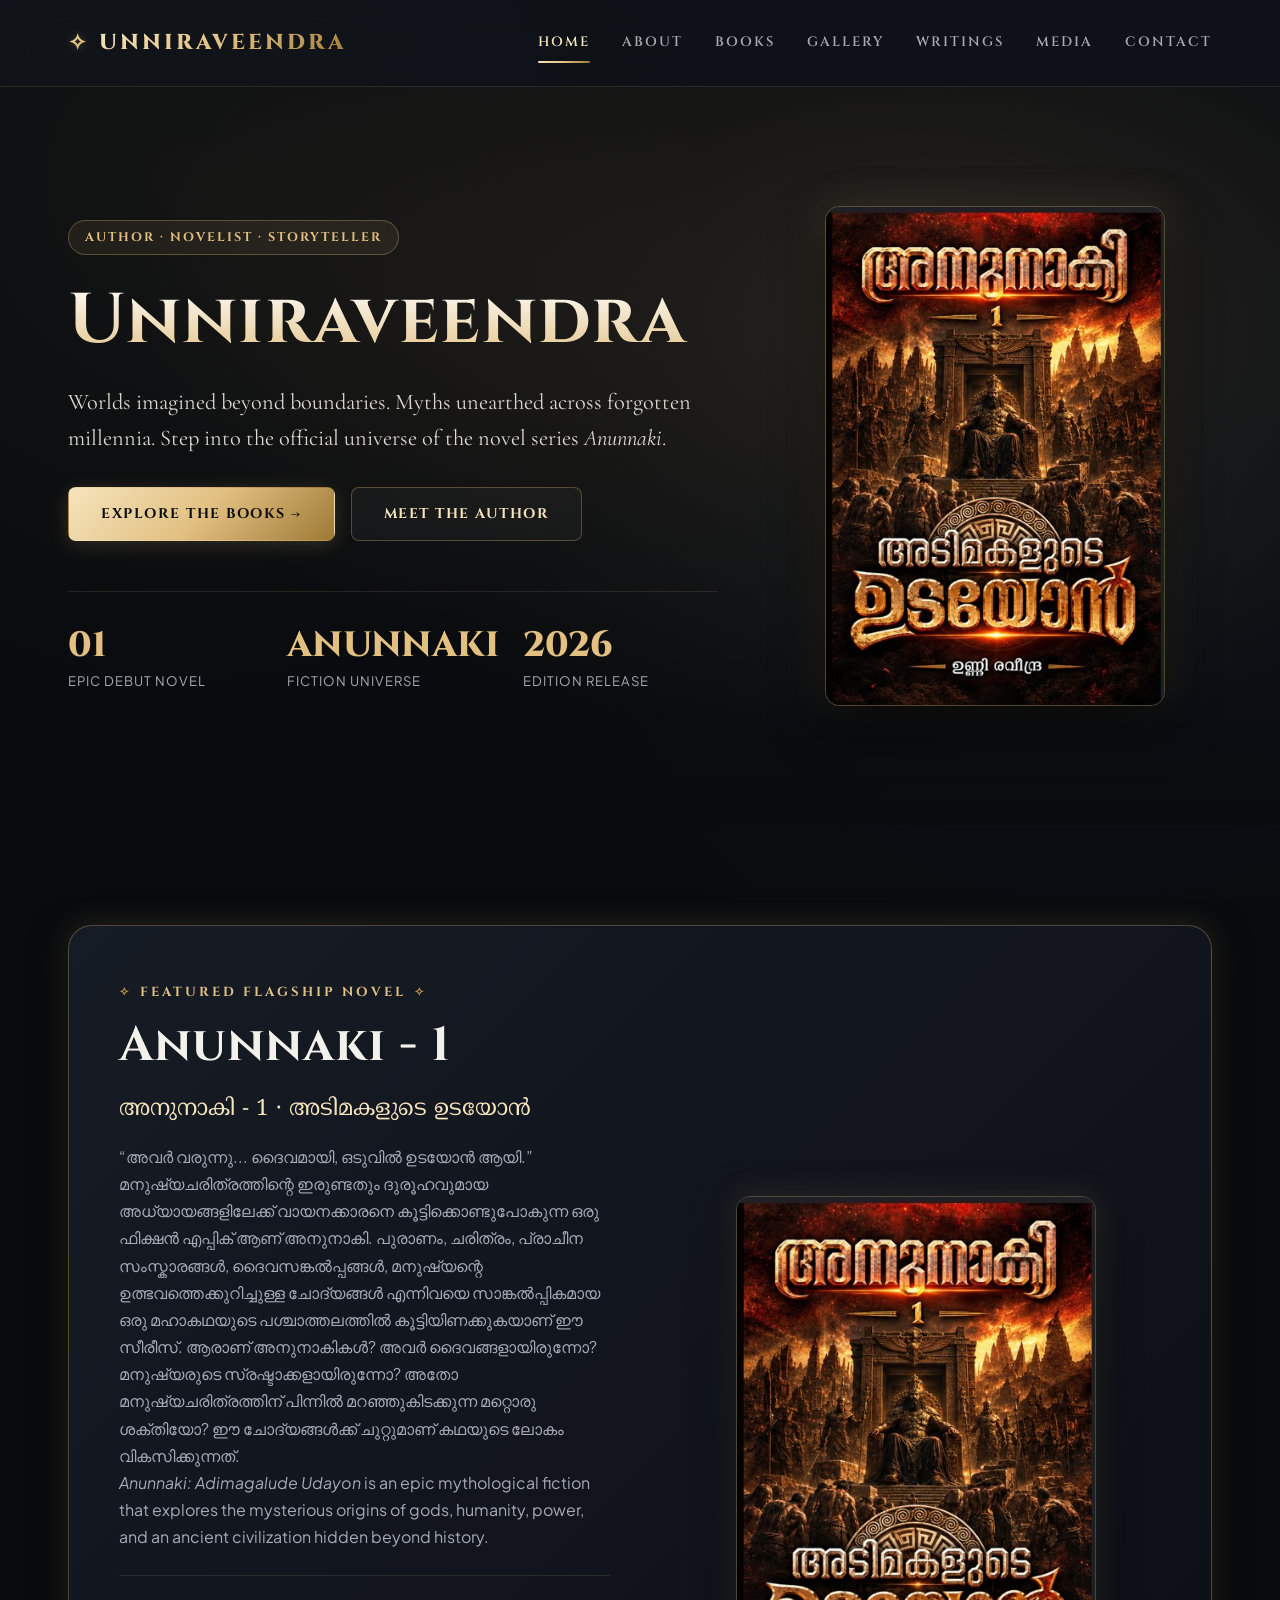
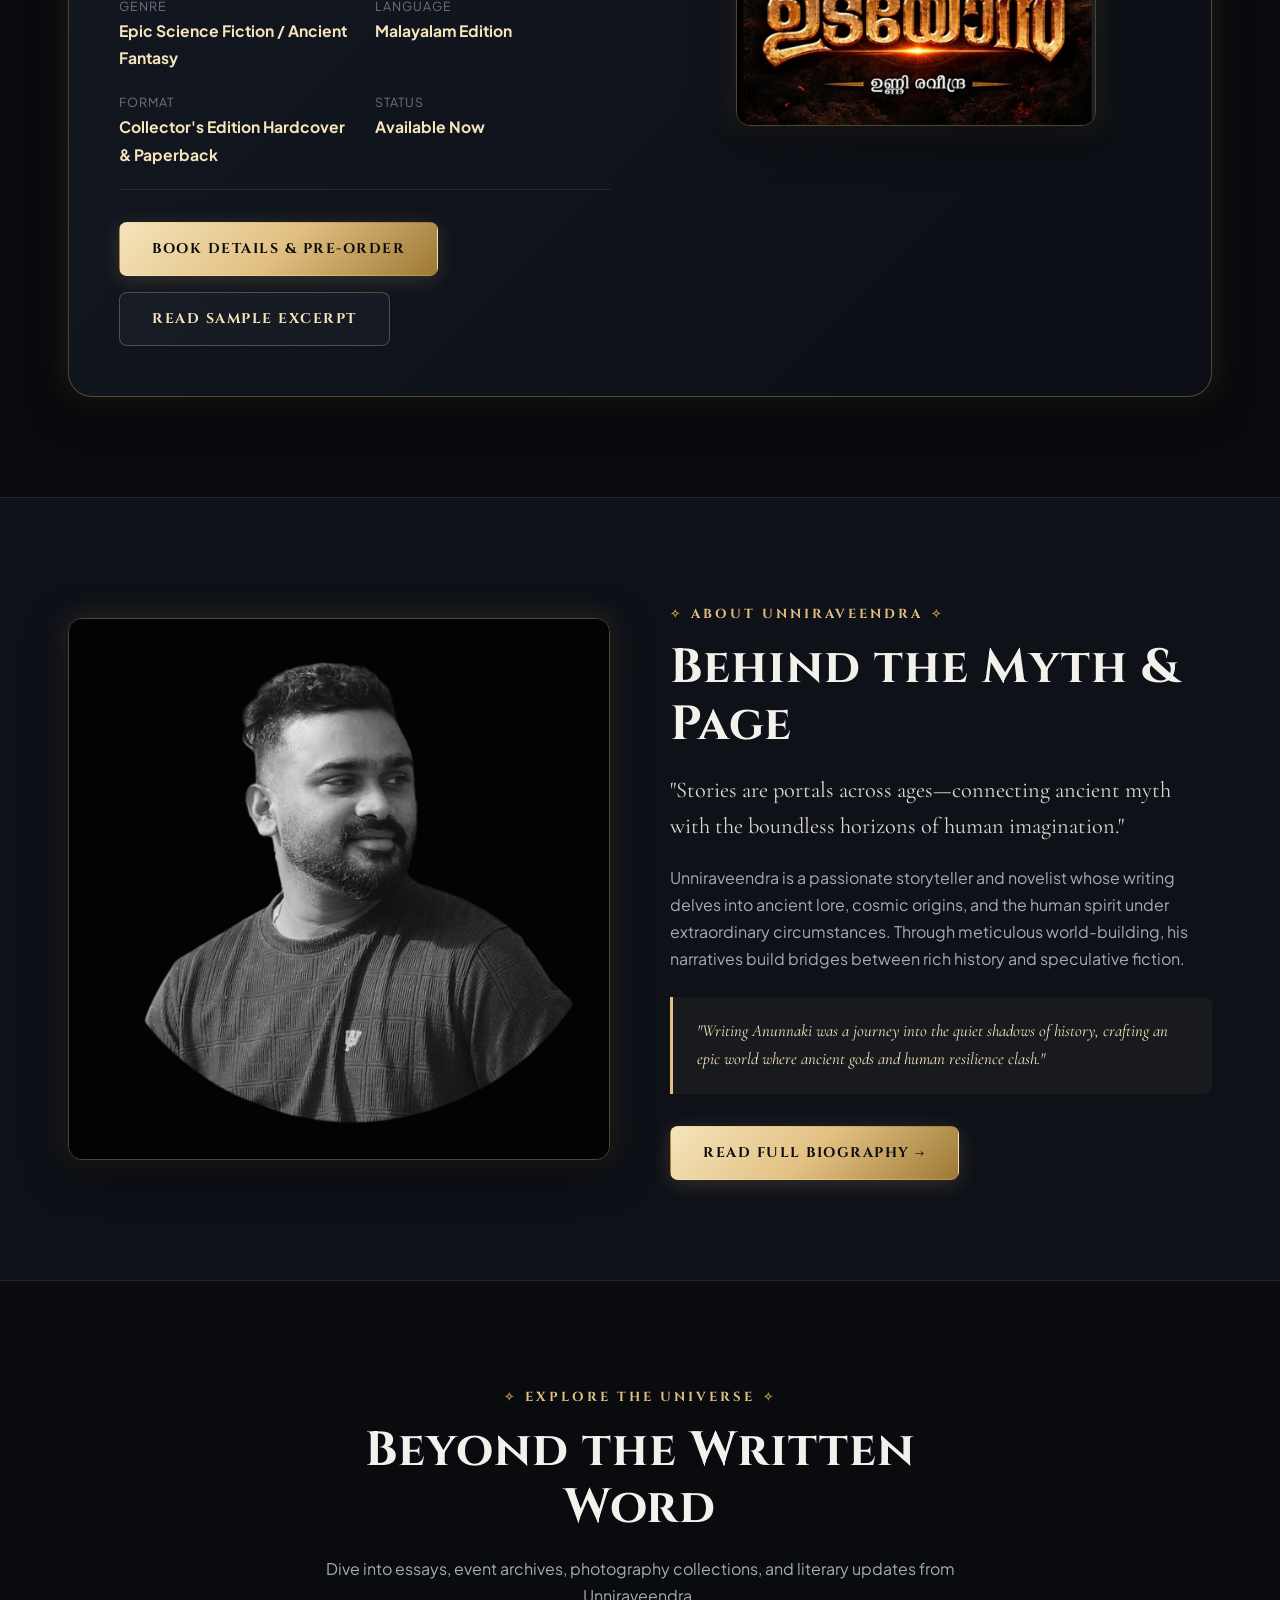
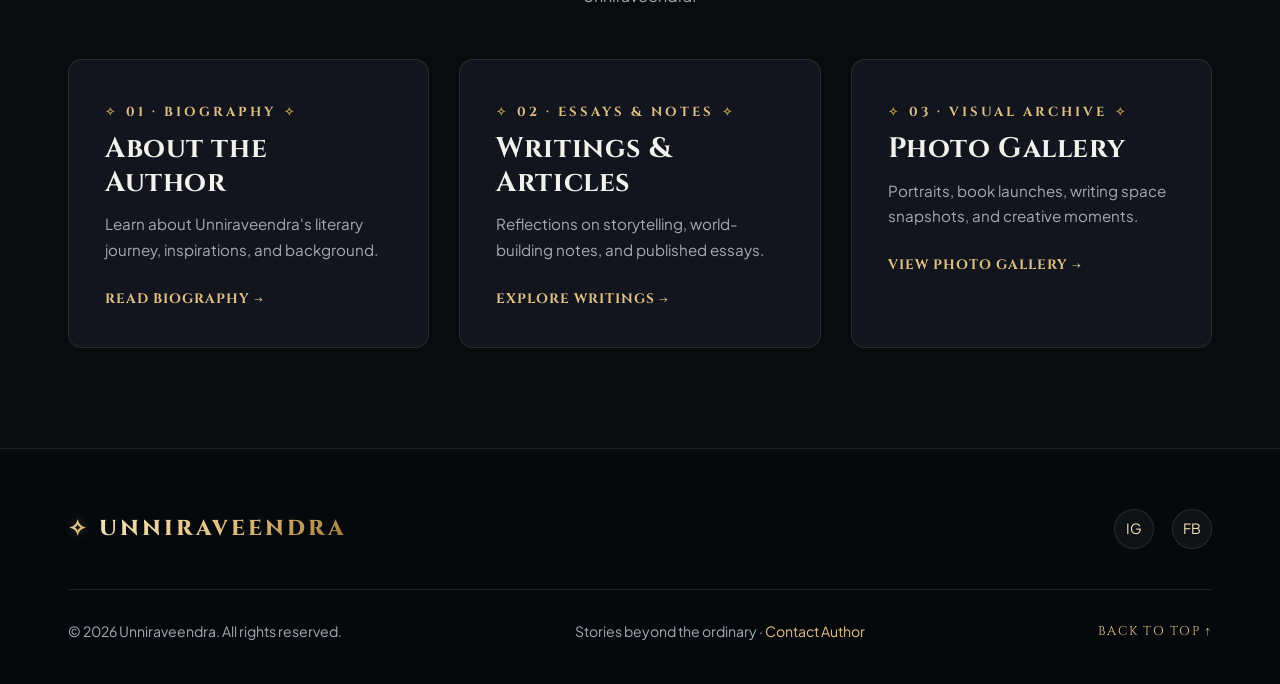
<file: index.html>
<!doctype html>
<html lang="en">

<head>
    <meta charset="utf-8">
    <meta name="viewport" content="width=device-width, initial-scale=1">
    <title>Unni Raveendra | Official Author &amp; Novelist Website</title>
    <meta name="description"
        content="Official author website of Unni Raveendra (Unniraveendra), creator of the epic Malayalam novel Anunnaki: Adimagalude Udayon. Explore books, writings, and photo gallery.">
    <meta name="robots" content="index, follow, max-image-preview:large">
    <link rel="canonical" href="https://www.unniraveendra.com/">
    <meta property="og:type" content="website">
    <meta property="og:site_name" content="Unni Raveendra">
    <meta property="og:title" content="Unni Raveendra | Author &amp; Novelist">
    <meta property="og:description"
        content="Official author website of Unni Raveendra (Unniraveendra), featuring the epic Anunnaki fiction universe.">
    <meta property="og:url" content="https://www.unniraveendra.com/">
    <meta property="og:image" content="https://www.unniraveendra.com/assets/images/books/anunnaki-cover.jpg">
    <meta name="twitter:card" content="summary_large_image">
    <meta name="theme-color" content="#090b0e">
    <link rel="icon" type="image/svg+xml" href="assets/favicon.svg">
    <link rel="stylesheet" href="assets/css/style.css">
    <script type="application/ld+json">
    {
      "@context": "https://schema.org",
      "@type": "Person",
      "name": "Unni Raveendra",
      "alternateName": ["Unniraveendra", "Unni Ravindra", "ഉണ്ണി രവീന്ദ്രൻ"],
      "jobTitle": "Author and Novelist",
      "url": "https://www.unniraveendra.com/",
      "image": "https://www.unniraveendra.com/assets/images/gallery/unni-raveendra.png",
      "sameAs": [
        "https://www.instagram.com/unniraveendra",
        "https://www.facebook.com/unniraveendra"
      ],
      "workFeatured": {
        "@type": "Book",
        "name": "Anunnaki - 1: Adimagalude Udayon",
        "alternateName": "അനുനാകി - 1 · അടിമകളുടെ ഉടയോൻ",
        "author": {
          "@type": "Person",
          "name": "Unni Raveendra"
        },
        "image": "https://www.unniraveendra.com/assets/images/books/anunnaki-cover.jpg",
        "url": "https://www.unniraveendra.com/books.html",
        "genre": ["Epic Sci-Fi", "Mythology", "Fantasy"],
        "inLanguage": "ml"
      }
    }
    </script>
</head>

<body>
    <!-- Header / Navigation -->
    <header class="header">
        <div class="wrap nav">
            <a class="brand" href="index.html" aria-label="Unniraveendra home">
                <span class="brand-icon">✧</span>
                <span>UNNIRAVEENDRA</span>
            </a>
            <button class="menu" type="button" aria-label="Toggle navigation" aria-expanded="false"
                aria-controls="site-nav">Menu ☰</button>
            <nav class="links" id="site-nav" aria-label="Main navigation">
                <a href="index.html" aria-current="page">Home</a>
                <a href="about.html">About</a>
                <a href="books.html">Books</a>
                <a href="gallery.html">Gallery</a>
                <a href="writings.html">Writings</a>
                <a href="media.html">Media</a>
                <a href="contact.html">Contact</a>
            </nav>
        </div>
    </header>

    <main>
        <!-- Hero Section -->
        <section class="hero">
            <div class="wrap">
                <div class="hero-grid">
                    <div class="hero-content">
                        <div class="hero-badge">
                            <span>Author · Novelist · Storyteller</span>
                        </div>
                        <h1>Unniraveendra</h1>
                        <p class="lead">
                            Worlds imagined beyond boundaries. Myths unearthed across forgotten millennia. Step into
                            the official universe of the novel series <em>Anunnaki</em>.
                        </p>
                        <div class="btn-group">
                            <a class="btn" href="books.html">
                                Explore The Books →
                            </a>
                            <a class="btn alt" href="about.html">
                                Meet The Author
                            </a>
                        </div>
                        <div class="hero-stats">
                            <div class="stat-item">
                                <div class="stat-num">01</div>
                                <div class="stat-label">Epic Debut Novel</div>
                            </div>
                            <div class="stat-item">
                                <div class="stat-num">ANUNNAKI</div>
                                <div class="stat-label">Fiction Universe</div>
                            </div>
                            <div class="stat-item">
                                <div class="stat-num">2026</div>
                                <div class="stat-label">Edition Release</div>
                            </div>
                        </div>
                    </div>
                    <div class="hero-book-showcase">
                        <div class="book-card-3d">
                            <img src="assets/images/books/anunnaki-cover.jpg"
                                alt="Anunnaki: Adimagalude Udayon Book Cover Art by Unniraveendra">
                        </div>
                    </div>
                </div>
            </div>
        </section>

        <!-- Featured Work Spotlight -->
        <section class="section">
            <div class="wrap">
                <div class="book-spotlight">
                    <div class="two">
                        <div>
                            <span class="eyebrow">Featured Flagship Novel</span>
                            <h2>Anunnaki - 1</h2>
                            <p class="lead lang-ml" style="margin-bottom: 14px;">അനുനാകി - 1 · അടിമകളുടെ ഉടയോൻ</p>
                            <p class="intro" style="color: var(--text-muted); margin-bottom: 20px;">
                                “അവർ വരുന്നു... ദൈവമായി, ഒടുവിൽ ഉടയോൻ ആയി.”

                                മനുഷ്യചരിത്രത്തിന്റെ ഇരുണ്ടതും ദുരൂഹവുമായ അധ്യായങ്ങളിലേക്ക് വായനക്കാരനെ
                                കൂട്ടിക്കൊണ്ടുപോകുന്ന ഒരു ഫിക്ഷൻ എപ്പിക് ആണ് അനുനാകി. പുരാണം, ചരിത്രം, പ്രാചീന
                                സംസ്കാരങ്ങൾ, ദൈവസങ്കൽപ്പങ്ങൾ, മനുഷ്യന്റെ ഉത്ഭവത്തെക്കുറിച്ചുള്ള ചോദ്യങ്ങൾ എന്നിവയെ
                                സാങ്കൽപ്പികമായ ഒരു മഹാകഥയുടെ പശ്ചാത്തലത്തിൽ കൂട്ടിയിണക്കുകയാണ് ഈ സീരീസ്.

                                ആരാണ് അനുനാകികൾ?

                                അവർ ദൈവങ്ങളായിരുന്നോ?
                                മനുഷ്യരുടെ സ്രഷ്ടാക്കളായിരുന്നോ?
                                അതോ മനുഷ്യചരിത്രത്തിന് പിന്നിൽ മറഞ്ഞുകിടക്കുന്ന മറ്റൊരു ശക്തിയോ?

                                ഈ ചോദ്യങ്ങൾക്ക് ചുറ്റുമാണ് കഥയുടെ ലോകം വികസിക്കുന്നത്.
                                <br /><em>Anunnaki: Adimagalude Udayon</em> is an epic mythological fiction that
                                explores the
                                mysterious origins of gods, humanity, power, and an ancient civilization hidden beyond
                                history.
                            </p>
                            <div class="book-specs">
                                <div class="spec-item">
                                    <span>Genre</span>
                                    <strong>Epic Science Fiction / Ancient Fantasy</strong>
                                </div>
                                <div class="spec-item">
                                    <span>Language</span>
                                    <strong>Malayalam Edition</strong>
                                </div>
                                <div class="spec-item">
                                    <span>Format</span>
                                    <strong>Collector's Edition Hardcover & Paperback</strong>
                                </div>
                                <div class="spec-item">
                                    <span>Status</span>
                                    <strong>Available Now</strong>
                                </div>
                            </div>
                            <div class="btn-group">
                                <a class="btn" href="books.html">Book Details & Pre-order</a>
                                <button class="btn alt" type="button" data-open-excerpt>Read Sample Excerpt</button>
                            </div>
                        </div>
                        <div style="text-align: center;">
                            <div class="author-frame" style="max-width: 360px; margin: 0 auto;">
                                <img src="assets/images/books/anunnaki-cover.jpg" alt="Anunnaki Book One Cover Art">
                            </div>
                        </div>
                    </div>
                </div>
            </div>
        </section>

        <!-- Author Spotlight Section -->
        <section class="section alt">
            <div class="wrap">
                <div class="two">
                    <div>
                        <div class="author-frame">
                            <img src="assets/images/author/unni-raveendra.jpeg"
                                alt="Author Unniraveendra Portrait in Study">
                        </div>
                    </div>
                    <div>
                        <span class="eyebrow">About Unniraveendra</span>
                        <h2>Behind the Myth & Page</h2>
                        <p class="lead">
                            "Stories are portals across ages—connecting ancient myth with the boundless horizons of
                            human imagination."
                        </p>
                        <p style="color: var(--text-muted); margin: 20px 0;">
                            Unniraveendra is a passionate storyteller and novelist whose writing delves into ancient
                            lore,
                            cosmic origins, and the human spirit under extraordinary circumstances. Through meticulous
                            world-building,
                            his narratives build bridges between rich history and speculative fiction.
                        </p>
                        <div class="notice">
                            "Writing Anunnaki was a journey into the quiet shadows of history, crafting an epic world
                            where ancient gods and human resilience clash."
                        </div>
                        <div class="btn-group">
                            <a class="btn" href="about.html">Read Full Biography →</a>
                        </div>
                    </div>
                </div>
            </div>
        </section>

        <!-- Explore Universe Grid Section -->
        <section class="section">
            <div class="wrap">
                <div style="text-align: center; max-width: 640px; margin: 0 auto 50px;">
                    <span class="eyebrow">Explore The Universe</span>
                    <h2>Beyond the Written Word</h2>
                    <p style="color: var(--text-muted);">
                        Dive into essays, event archives, photography collections, and literary updates from
                        Unniraveendra.
                    </p>
                </div>
                <div class="grid">
                    <article class="card">
                        <span class="eyebrow" style="margin-bottom: 8px;">01 · Biography</span>
                        <h3>About the Author</h3>
                        <p>Learn about Unniraveendra's literary journey, inspirations, and background.</p>
                        <a class="card-link" href="about.html">Read Biography →</a>
                    </article>
                    <article class="card">
                        <span class="eyebrow" style="margin-bottom: 8px;">02 · Essays & Notes</span>
                        <h3>Writings & Articles</h3>
                        <p>Reflections on storytelling, world-building notes, and published essays.</p>
                        <a class="card-link" href="writings.html">Explore Writings →</a>
                    </article>
                    <article class="card">
                        <span class="eyebrow" style="margin-bottom: 8px;">03 · Visual Archive</span>
                        <h3>Photo Gallery</h3>
                        <p>Portraits, book launches, writing space snapshots, and creative moments.</p>
                        <a class="card-link" href="gallery.html">View Photo Gallery →</a>
                    </article>
                </div>
            </div>
        </section>

        <!-- Newsletter Section -->
        <!-- <section class="section alt">
            <div class="wrap">
                <div class="newsletter-card">
                    <span class="eyebrow">Inner Circle</span>
                    <h2>Stay Connected with the Anunnaki Universe</h2>
                    <p style="color: var(--text-muted); max-width: 580px; margin: 12px auto 0;">
                        Subscribe to receive exclusive chapter previews, announcements of new book releases, author
                        events, and literary essays directly to your inbox.
                    </p>
                    <form class="newsletter-form"
                        onsubmit="event.preventDefault(); alert('Thank you for subscribing to Unniraveendra\'s literary newsletter!');">
                        <input type="email" class="field" placeholder="Enter your email address..." required
                            aria-label="Email address">
                        <button type="submit" class="btn" style="white-space: nowrap;">Subscribe</button>
                    </form>
                </div>
            </div>
        </section> -->
    </main>

    <!-- Excerpt Reader Modal -->
    <div class="modal" id="excerpt-modal" aria-hidden="true" role="dialog">
        <div class="modal-content">
            <button class="modal-close excerpt-close" aria-label="Close modal">&times;</button>
            <span class="eyebrow">Sample Preview</span>
            <h2 style="margin-bottom: 8px;">Anunnaki - 1</h2>
            <p class="lead lang-ml" style="margin-bottom: 24px;">അനുനാകി - 1 · അടിമകളുടെ ഉടയോൻ</p>
            <div class="excerpt-box">
                <h3
                    style="font-family: var(--font-heading); color: var(--gold-primary); margin-bottom: 1rem; text-align: center;">
                    മഹാവിസ്ഫോടനം</h3>
                <p class="dropcap">
                    “വേഗം നടക്കൂ, നമ്മൾ ഇരുട്ടും മുമ്പേ ഈ പർവ്വതം താണ്ടണം.” സംഘത്തിന്റെ നേതാവെന്നു തോന്നിക്കുന്ന മനുഷ്യൻ
                    തന്റെ സംഘങ്ങളോട് പറഞ്ഞു.
                </p>
                <p>
                    “നമ്മൾ വിചാരിക്കുന്നപോലെ ഒന്നും സംഭവിച്ചില്ലെങ്കിൽ ഈ കാട്ടുതീ നമ്മെ ഇല്ലാതാക്കും.” സംഘത്തിലെ
                    മുതിർന്ന സ്ത്രീ പറഞ്ഞു.
                </p>
                <p>
                    “നമ്മുക്ക് മുന്നിൽ വേറെ മാർഗ്ഗമൊന്നുമില്ല.” നേതാവ് മറുപടി പറഞ്ഞു.
                </p>
                <p>
                    അലഞ്ഞുതിരിയുന്ന സംഘമായിരുന്നു അത്. ദിവസങ്ങൾ താണ്ടിയാണ് അവർ ഹിമാലയത്തിന്റെ ഭാഗമായ ഒരു കൊടുമുടിയുടെ
                    അഗ്രവാരത്തെത്താൻ ശ്രമിക്കുന്നത്. അവരിൽ പലരും ക്ഷീണിതരായിരുന്നു. മഞ്ഞുമൂടിയ പ്രദേശമായതിനാൽ
                    കുടിവെള്ളത്തിന് ദൗർലഭ്യമുണ്ടായിരുന്നില്ല. എങ്കിലും, ആ മലനിരകളിൽ ഭക്ഷ്യലഭ്യത വളരെ കുറവായിരുന്നു. അവർ
                    കൈയ്യിൽ കരുതിയ ഭക്ഷണങ്ങൾ തീർന്നിട്ട് ദിവസങ്ങളായി.
                </p>
                <p>
                    “ഭക്ഷണത്തിന് ഒരു വഴി കണ്ടെത്തേണ്ടിയിരിക്കുന്നു.” മുതിർന്ന സ്ത്രീ പറഞ്ഞു.
                </p>
                <p>
                    “നമുക്ക് ആദ്യം ജീവൻ രക്ഷിക്കാൻ നോക്കാം, അതിനുശേഷം ഭക്ഷണത്തെക്കുറിച്ച് ചിന്തിക്കാം.” നേതാവ് പറഞ്ഞു.
                </p>
                <p>
                    കുട്ടികളും വയോധികരും അടങ്ങുന്ന സംഘം ഉച്ചയോടെ കൊടുമുടിയുടെ മുകളിലെത്തി. അവർ അവിടെ വിശ്രമിക്കാൻ
                    തീരുമാനിച്ചു. തണുപ്പ്, തങ്ങളുടെ എല്ലാ നാഡികളും തളർത്തി അവരുടെ മനസ്സിലെയും ശരീരത്തിലെയും ഒരുപോലെ
                    തളർത്തി. ചിലർ കൊടുമുടിയിൽനിന്നും താഴേക്ക് നോക്കി, മൂടൽ മഞ്ഞുമൂടിയ ഭാഗം അവരുടെ ഗ്രാമം കാണാൻ കഴിഞ്ഞു.
                    എല്ലാവരുടെയും മനസ്സിൽ ഗ്രാമവും വീടുപിരിഞ്ഞ ബന്ധുക്കളുടെയും സ്നേഹിതരുടെയും ഓർമ്മവന്നു.
                </p>
                <p>
                    “ഇവിടെ എന്തെങ്കിലും കിട്ടാൻ സാധ്യതയുണ്ടോ എന്ന് അന്വേഷി...”
                </p>
            </div>
            <div style="text-align: right; margin-top: 20px;">
                <a class="btn" href="https://www.booklove.co.in/product-page/anunaki-1-adimakalude-udayon">Get Full Book
                    Details →</a>
            </div>
        </div>
    </div>

    <!-- Footer -->
    <footer class="footer">
        <div class="wrap">
            <div class="footer-top">
                <a class="brand" href="index.html">
                    <span class="brand-icon">✧</span>
                    <span>UNNIRAVEENDRA</span>
                </a>
                <div class="footer-socials">
                    <a href="https://www.instagram.com/unniraveendra/" target="_blank" rel="noopener"
                        class="social-icon" aria-label="Instagram">IG</a>
                    <a href="https://www.facebook.com/unniraveendra/" target="_blank" rel="noopener" class="social-icon"
                        aria-label="Facebook">FB</a>

                </div>
            </div>
            <div class="foot">
                <span>© <span data-year>2026</span> Unniraveendra. All rights reserved.</span>
                <span>Stories beyond the ordinary · <a href="contact.html" style="color: var(--gold-primary);">Contact
                        Author</a></span>
                <a href="#" class="back-to-top">Back to top ↑</a>
            </div>
        </div>
    </footer>

    <script src="assets/js/main.js" defer></script>
</body>

</html>
</file>
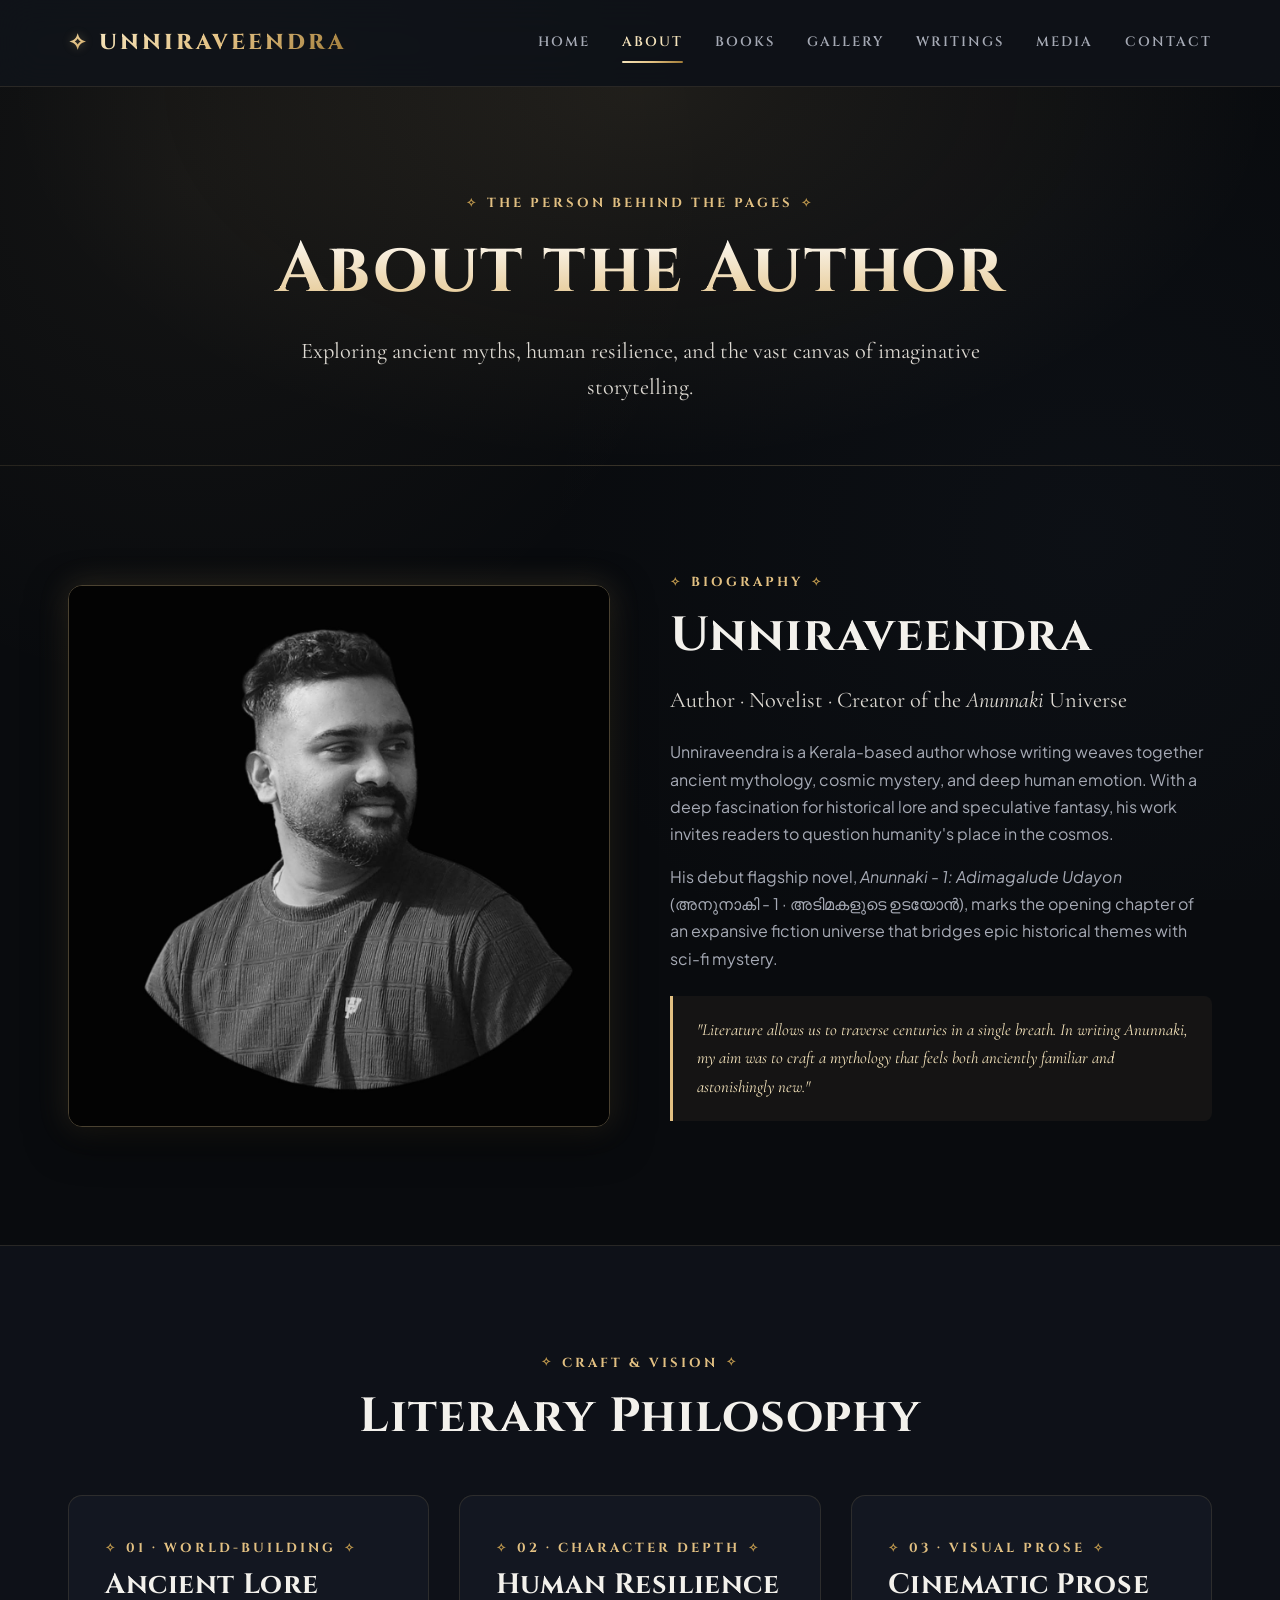
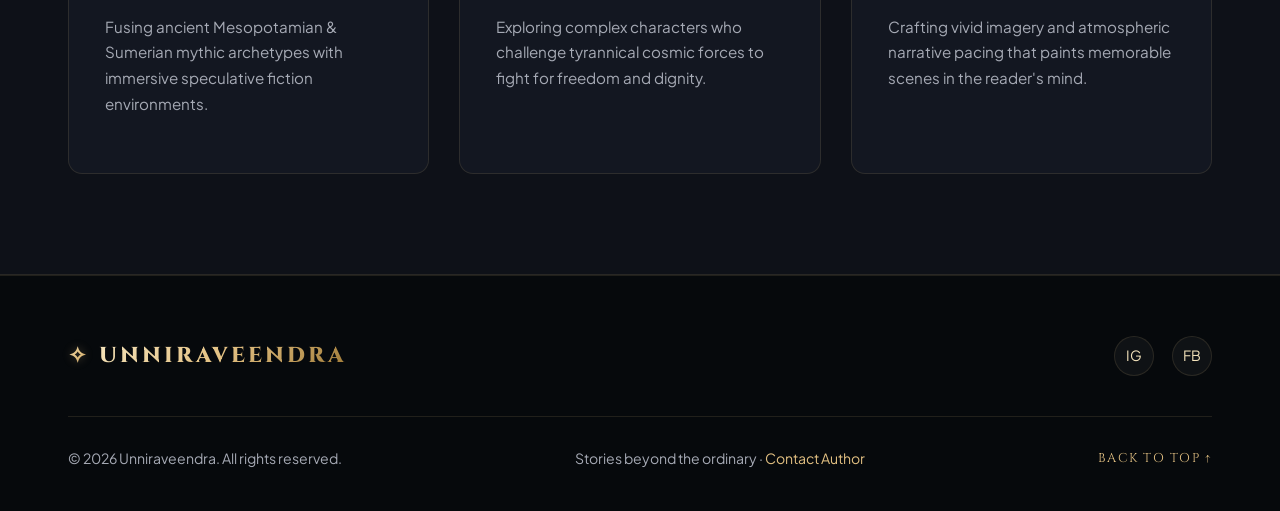
<file: about.html>
<!doctype html>
<html lang="en">

<head>
    <meta charset="utf-8">
    <meta name="viewport" content="width=device-width, initial-scale=1">
    <title>About the Author | Unni Raveendra (Unniraveendra)</title>
    <meta name="description"
        content="Learn about author and novelist Unni Raveendra, his background, literary inspirations, and the creation of the Anunnaki fiction universe.">
    <meta name="robots" content="index, follow, max-image-preview:large">
    <link rel="canonical" href="https://www.unniraveendra.com/about.html">
    <meta property="og:type" content="profile">
    <meta property="og:site_name" content="Unni Raveendra">
    <meta property="og:title" content="About the Author | Unni Raveendra">
    <meta property="og:description" content="Discover the biography and literary journey of novelist Unni Raveendra.">
    <meta property="og:url" content="https://www.unniraveendra.com/about.html">
    <meta property="og:image" content="https://www.unniraveendra.com/assets/images/author/unni-raveendra.jpeg">
    <meta name="twitter:card" content="summary_large_image">
    <meta name="theme-color" content="#090b0e">
    <link rel="icon" type="image/svg+xml" href="assets/favicon.svg">
    <link rel="stylesheet" href="assets/css/style.css">
    <script type="application/ld+json">
    {
      "@context": "https://schema.org",
      "@type": "ProfilePage",
      "name": "About the Author | Unni Raveendra",
      "url": "https://www.unniraveendra.com/about.html",
      "mainEntity": {
        "@type": "Person",
        "name": "Unni Raveendra",
        "alternateName": ["Unniraveendra", "ഉണ്ണി രവീന്ദ്രൻ"],
        "jobTitle": "Author and Novelist",
        "url": "https://www.unniraveendra.com/",
        "image": "https://www.unniraveendra.com/assets/images/author/unni-raveendra.jpeg"
      }
    }
    </script>
</head>

<body>
    <!-- Header Navigation -->
    <header class="header">
        <div class="wrap nav">
            <a class="brand" href="index.html" aria-label="Unniraveendra home">
                <span class="brand-icon">✧</span>
                <span>UNNIRAVEENDRA</span>
            </a>
            <button class="menu" type="button" aria-label="Toggle navigation" aria-expanded="false"
                aria-controls="site-nav">Menu ☰</button>
            <nav class="links" id="site-nav" aria-label="Main navigation">
                <a href="index.html">Home</a>
                <a href="about.html" aria-current="page">About</a>
                <a href="books.html">Books</a>
                <a href="gallery.html">Gallery</a>
                <a href="writings.html">Writings</a>
                <a href="media.html">Media</a>
                <a href="contact.html">Contact</a>
            </nav>
        </div>
    </header>

    <main>
        <!-- Page Header -->
        <section class="page-head">
            <div class="wrap">
                <span class="eyebrow">The Person Behind The Pages</span>
                <h1>About the Author</h1>
                <p class="lead">
                    Exploring ancient myths, human resilience, and the vast canvas of imaginative storytelling.
                </p>
            </div>
        </section>

        <!-- Biography Section -->
        <section class="section">
            <div class="wrap">
                <div class="two">
                    <div>
                        <div class="author-frame">
                            <img src="assets/images/author/unni-raveendra.jpeg"
                                alt="Author Unniraveendra Portrait Photograph">
                        </div>
                    </div>
                    <div>
                        <span class="eyebrow">Biography</span>
                        <h2>Unniraveendra</h2>
                        <p class="lead" style="margin-bottom: 20px;">
                            Author · Novelist · Creator of the <em>Anunnaki</em> Universe
                        </p>
                        <p style="color: var(--text-muted); margin-bottom: 16px;">
                            Unniraveendra is a Kerala-based author whose writing weaves together ancient mythology,
                            cosmic mystery, and deep human emotion. With a deep fascination for historical lore and
                            speculative fantasy, his work invites readers to question humanity's place in the cosmos.
                        </p>
                        <p style="color: var(--text-muted); margin-bottom: 20px;">
                            His debut flagship novel, <em>Anunnaki - 1: Adimagalude Udayon</em> (അനുനാകി - 1 · അടിമകളുടെ
                            ഉടയോൻ), marks the opening chapter of an expansive fiction universe that bridges epic
                            historical themes with sci-fi mystery.
                        </p>

                        <div class="notice">
                            "Literature allows us to traverse centuries in a single breath. In writing Anunnaki, my aim
                            was to craft a mythology that feels both anciently familiar and astonishingly new."
                        </div>
                    </div>
                </div>
            </div>
        </section>

        <!-- Literary Philosophy & Journey -->
        <section class="section alt">
            <div class="wrap">
                <div style="text-align: center; max-width: 650px; margin: 0 auto 50px;">
                    <span class="eyebrow">Craft & Vision</span>
                    <h2>Literary Philosophy</h2>
                </div>
                <div class="grid">
                    <div class="card">
                        <span class="eyebrow" style="margin-bottom: 8px;">01 · World-Building</span>
                        <h3>Ancient Lore</h3>
                        <p>Fusing ancient Mesopotamian & Sumerian mythic archetypes with immersive speculative fiction
                            environments.</p>
                    </div>
                    <div class="card">
                        <span class="eyebrow" style="margin-bottom: 8px;">02 · Character Depth</span>
                        <h3>Human Resilience</h3>
                        <p>Exploring complex characters who challenge tyrannical cosmic forces to fight for freedom and
                            dignity.</p>
                    </div>
                    <div class="card">
                        <span class="eyebrow" style="margin-bottom: 8px;">03 · Visual Prose</span>
                        <h3>Cinematic Prose</h3>
                        <p>Crafting vivid imagery and atmospheric narrative pacing that paints memorable scenes in the
                            reader's mind.</p>
                    </div>
                </div>
            </div>
        </section>
    </main>

    <!-- Footer -->
    <footer class="footer">
        <div class="wrap">
            <div class="footer-top">
                <a class="brand" href="index.html">
                    <span class="brand-icon">✧</span>
                    <span>UNNIRAVEENDRA</span>
                </a>
                <div class="footer-socials">
                    <a href="https://www.instagram.com/unniraveendra/" target="_blank" rel="noopener"
                        class="social-icon" aria-label="Instagram">IG</a>
                    <a href="https://www.facebook.com/unniraveendra/" target="_blank" rel="noopener" class="social-icon"
                        aria-label="Facebook">FB</a>

                </div>
            </div>
            <div class="foot">
                <span>© <span data-year>2026</span> Unniraveendra. All rights reserved.</span>
                <span>Stories beyond the ordinary · <a href="contact.html" style="color: var(--gold-primary);">Contact
                        Author</a></span>
                <a href="#" class="back-to-top">Back to top ↑</a>
            </div>
        </div>
    </footer>

    <script src="assets/js/main.js" defer></script>
</body>

</html>
</file>
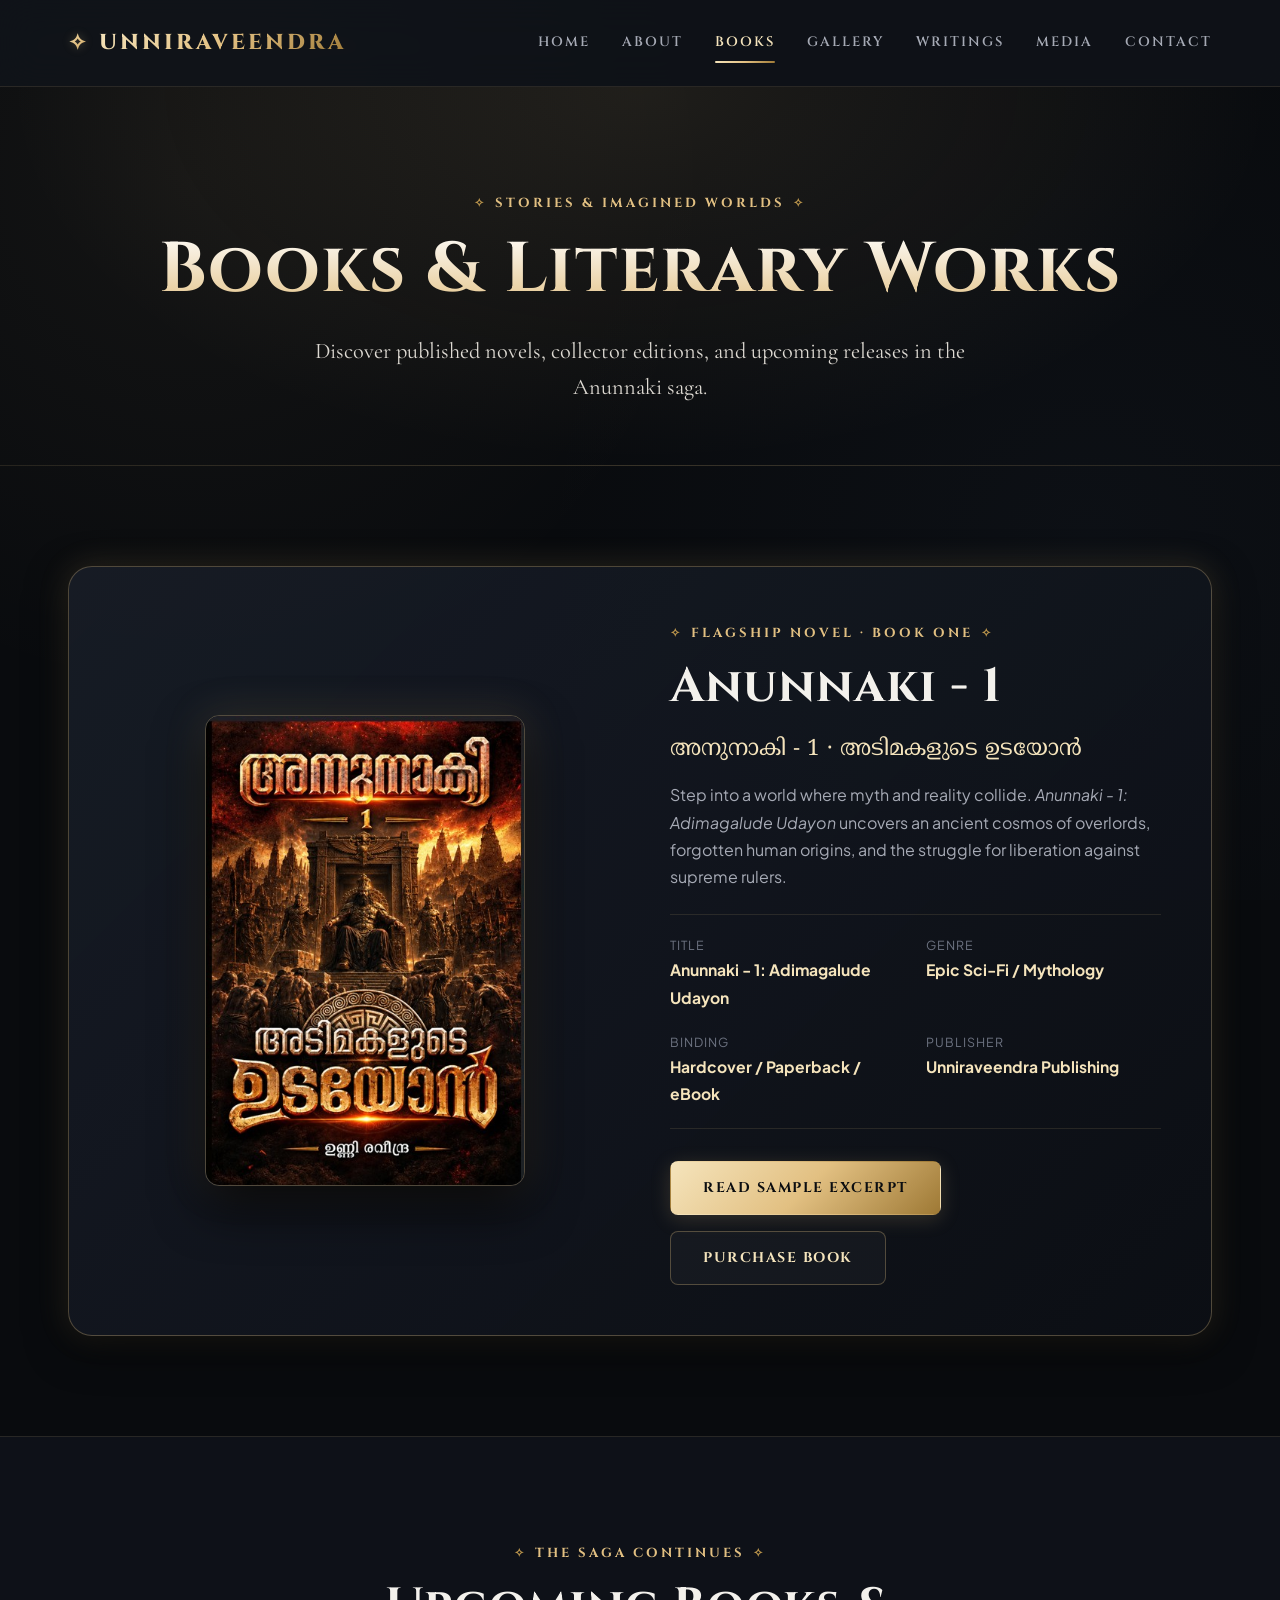
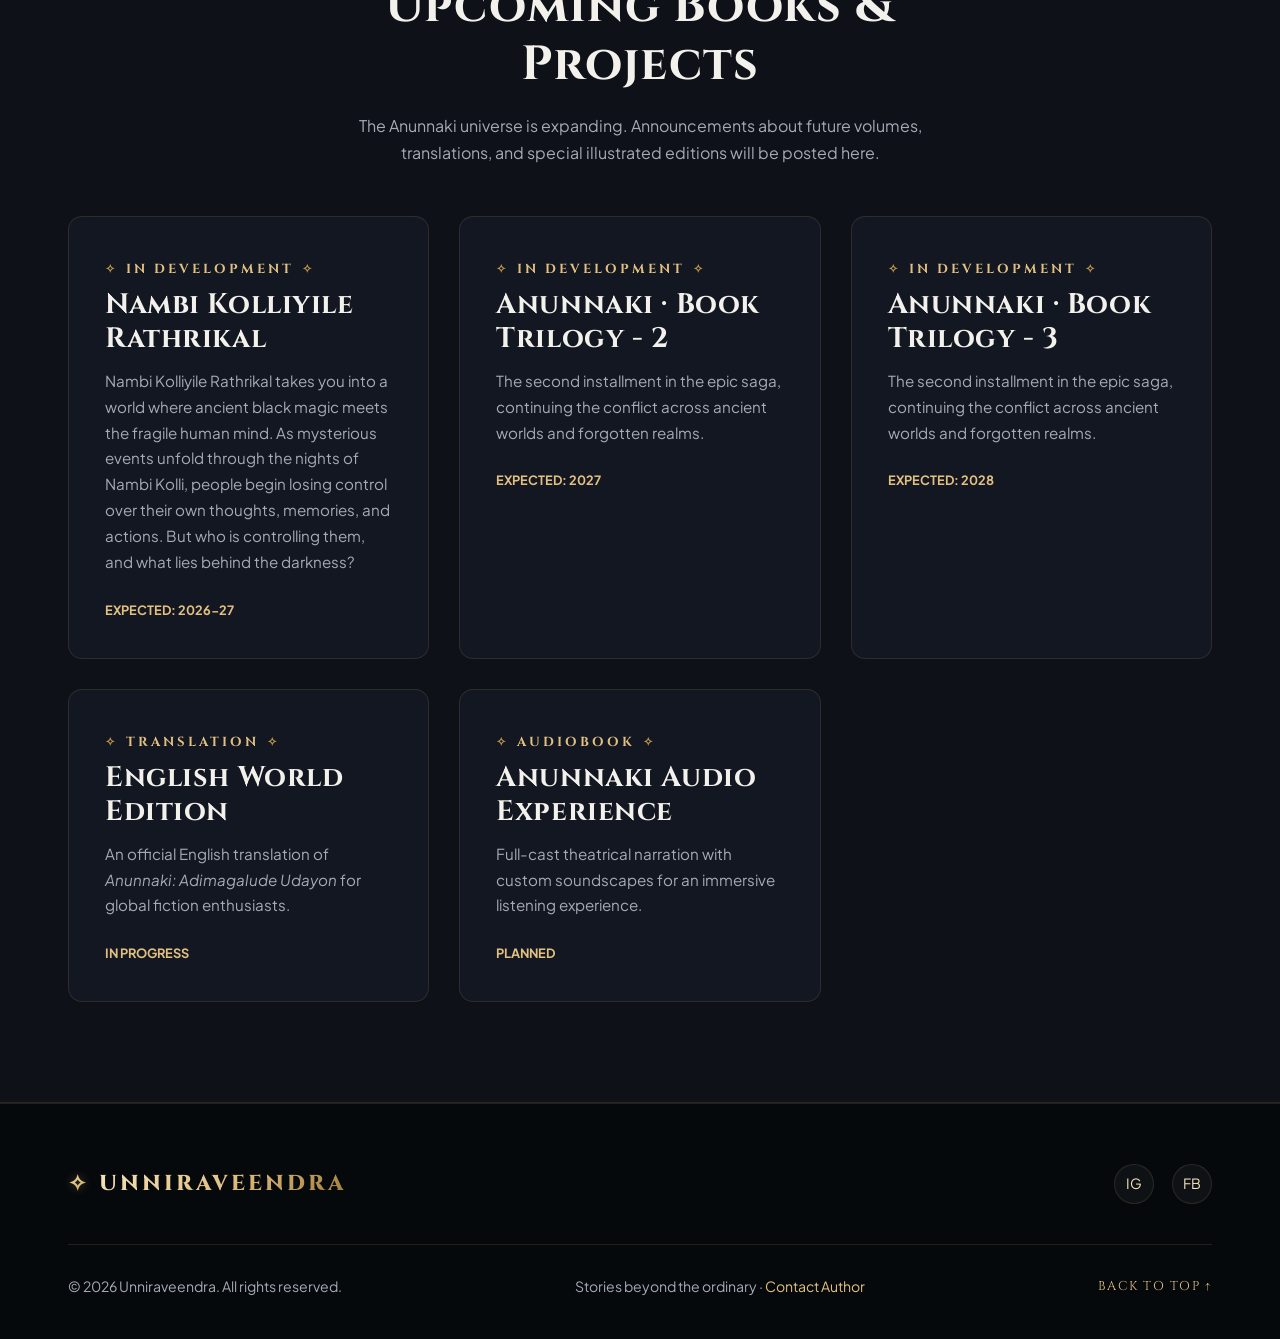
<file: books.html>
<!doctype html>
<html lang="en">

<head>
    <meta charset="utf-8">
    <meta name="viewport" content="width=device-width, initial-scale=1">
    <title>Books &amp; Works | Unni Raveendra (Unniraveendra)</title>
    <meta name="description"
        content="Explore the literary works of Unni Raveendra, featuring the flagship fantasy novel Anunnaki: Adimagalude Udayon and upcoming titles.">
    <meta name="robots" content="index, follow, max-image-preview:large">
    <link rel="canonical" href="https://www.unniraveendra.com/books.html">
    <meta property="og:type" content="book">
    <meta property="og:site_name" content="Unni Raveendra">
    <meta property="og:title" content="Books &amp; Works | Unni Raveendra">
    <meta property="og:description" content="Discover Anunnaki: Adimagalude Udayon and other literary works by author Unni Raveendra.">
    <meta property="og:url" content="https://www.unniraveendra.com/books.html">
    <meta property="og:image" content="https://www.unniraveendra.com/assets/images/books/anunnaki-cover.jpg">
    <meta name="twitter:card" content="summary_large_image">
    <meta name="theme-color" content="#090b0e">
    <link rel="icon" type="image/svg+xml" href="assets/favicon.svg">
    <link rel="stylesheet" href="assets/css/style.css">
    <script type="application/ld+json">
    [
      {
        "@context": "https://schema.org",
        "@type": "WebPage",
        "name": "Books & Works | Unni Raveendra",
        "url": "https://www.unniraveendra.com/books.html"
      },
      {
        "@context": "https://schema.org",
        "@type": "Book",
        "name": "Anunnaki - 1: Adimagalude Udayon",
        "alternateName": "അനുനാകി - 1 · അടിമകളുടെ ഉടയോൻ",
        "author": {
          "@type": "Person",
          "name": "Unni Raveendra",
          "alternateName": ["Unniraveendra", "ഉണ്ണി രവീന്ദ്രൻ"],
          "url": "https://www.unniraveendra.com/"
        },
        "image": "https://www.unniraveendra.com/assets/images/books/anunnaki-cover.jpg",
        "url": "https://www.unniraveendra.com/books.html",
        "genre": ["Epic Sci-Fi", "Mythology", "Fantasy Fiction"],
        "bookFormat": "https://schema.org/Hardcover",
        "inLanguage": "ml",
        "publisher": {
          "@type": "Organization",
          "name": "Unniraveendra Publishing"
        },
        "description": "Step into a world where myth and reality collide. Anunnaki - 1: Adimagalude Udayon uncovers an ancient cosmos of overlords, forgotten human origins, and the struggle for liberation against supreme rulers.",
        "offers": {
          "@type": "Offer",
          "url": "https://www.booklove.co.in/product-page/anunaki-1-adimakalude-udayon",
          "availability": "https://schema.org/InStock",
          "priceCurrency": "INR"
        }
      }
    ]
    </script>
</head>

<body>
    <!-- Header Navigation -->
    <header class="header">
        <div class="wrap nav">
            <a class="brand" href="index.html" aria-label="Unniraveendra home">
                <span class="brand-icon">✧</span>
                <span>UNNIRAVEENDRA</span>
            </a>
            <button class="menu" type="button" aria-label="Toggle navigation" aria-expanded="false"
                aria-controls="site-nav">Menu ☰</button>
            <nav class="links" id="site-nav" aria-label="Main navigation">
                <a href="index.html">Home</a>
                <a href="about.html">About</a>
                <a href="books.html" aria-current="page">Books</a>
                <a href="gallery.html">Gallery</a>
                <a href="writings.html">Writings</a>
                <a href="media.html">Media</a>
                <a href="contact.html">Contact</a>
            </nav>
        </div>
    </header>

    <main>
        <!-- Page Header -->
        <section class="page-head">
            <div class="wrap">
                <span class="eyebrow">Stories & Imagined Worlds</span>
                <h1>Books & Literary Works</h1>
                <p class="lead">
                    Discover published novels, collector editions, and upcoming releases in the Anunnaki saga.
                </p>
            </div>
        </section>

        <!-- Featured Book Section -->
        <section class="section">
            <div class="wrap">
                <div class="book-spotlight">
                    <div class="two">
                        <div style="text-align: center;">
                            <div class="book-card-3d" style="margin: 0 auto; max-width: 320px;">
                                <img src="assets/images/books/anunnaki-cover.jpg"
                                    alt="Anunnaki: Adimagalude Udayon Book Cover by Unni Raveendra">
                            </div>
                        </div>
                        <div>
                            <span class="eyebrow">Flagship Novel · Book One</span>
                            <h2>Anunnaki - 1</h2>
                            <p class="lead lang-ml" style="margin-bottom: 12px;">അനുനാകി - 1 · അടിമകളുടെ ഉടയോൻ</p>
                            <p style="color: var(--text-muted); margin-bottom: 20px;">
                                Step into a world where myth and reality collide. <em>Anunnaki - 1: Adimagalude
                                    Udayon</em> uncovers an ancient cosmos of overlords, forgotten human origins, and
                                the struggle for liberation against supreme rulers.
                            </p>

                            <div class="book-specs">
                                <div class="spec-item">
                                    <span>Title</span>
                                    <strong>Anunnaki - 1: Adimagalude Udayon</strong>
                                </div>
                                <div class="spec-item">
                                    <span>Genre</span>
                                    <strong>Epic Sci-Fi / Mythology</strong>
                                </div>
                                <div class="spec-item">
                                    <span>Binding</span>
                                    <strong>Hardcover / Paperback / eBook</strong>
                                </div>
                                <div class="spec-item">
                                    <span>Publisher</span>
                                    <strong>Unniraveendra Publishing</strong>
                                </div>
                            </div>

                            <div class="btn-group">
                                <button class="btn" type="button" data-open-excerpt>Read Sample Excerpt</button>
                                <a class="btn alt"
                                    href="https://www.booklove.co.in/product-page/anunaki-1-adimakalude-udayon">Purchase
                                    Book</a>
                            </div>
                        </div>
                    </div>
                </div>
            </div>
        </section>

        <!-- Future Works Section -->
        <section class="section alt">
            <div class="wrap">
                <div style="text-align: center; max-width: 650px; margin: 0 auto 50px;">
                    <span class="eyebrow">The Saga Continues</span>
                    <h2>Upcoming Books & Projects</h2>
                    <p style="color: var(--text-muted);">
                        The Anunnaki universe is expanding. Announcements about future volumes, translations, and
                        special illustrated editions will be posted here.
                    </p>
                </div>

                <div class="grid">
                    <div class="card">
                        <span class="eyebrow" style="margin-bottom: 8px;">In Development</span>
                        <h3>Nambi Kolliyile Rathrikal</h3>
                        <p>Nambi Kolliyile Rathrikal takes you into a world where ancient black magic meets the fragile
                            human mind. As mysterious events unfold through the nights of Nambi Kolli, people begin
                            losing control over their own thoughts, memories, and actions. But who is controlling them,
                            and what lies behind the darkness?</p>
                        <span style="font-size: 0.8rem; color: var(--gold-primary); font-weight: 700;">EXPECTED:
                            2026-27</span>
                    </div>
                    <div class="card">
                        <span class="eyebrow" style="margin-bottom: 8px;">In Development</span>
                        <h3>Anunnaki · Book Trilogy - 2</h3>
                        <p>The second installment in the epic saga, continuing the conflict across ancient worlds and
                            forgotten realms.</p>
                        <span style="font-size: 0.8rem; color: var(--gold-primary); font-weight: 700;">EXPECTED:
                            2027</span>
                    </div>
                    <div class="card">
                        <span class="eyebrow" style="margin-bottom: 8px;">In Development</span>
                        <h3>Anunnaki · Book Trilogy - 3</h3>
                        <p>The second installment in the epic saga, continuing the conflict across ancient worlds and
                            forgotten realms.</p>
                        <span style="font-size: 0.8rem; color: var(--gold-primary); font-weight: 700;">EXPECTED:
                            2028</span>
                    </div>
                    <div class="card">
                        <span class="eyebrow" style="margin-bottom: 8px;">Translation</span>
                        <h3>English World Edition</h3>
                        <p>An official English translation of <em>Anunnaki: Adimagalude Udayon</em> for global fiction
                            enthusiasts.</p>
                        <span style="font-size: 0.8rem; color: var(--gold-primary); font-weight: 700;">IN
                            PROGRESS</span>
                    </div>
                    <div class="card">
                        <span class="eyebrow" style="margin-bottom: 8px;">Audiobook</span>
                        <h3>Anunnaki Audio Experience</h3>
                        <p>Full-cast theatrical narration with custom soundscapes for an immersive listening experience.
                        </p>
                        <span style="font-size: 0.8rem; color: var(--gold-primary); font-weight: 700;">PLANNED</span>
                    </div>
                </div>
            </div>
        </section>
    </main>

    <!-- Excerpt Reader Modal -->
    <div class="modal" id="excerpt-modal" aria-hidden="true" role="dialog">
        <div class="modal-content">
            <button class="modal-close excerpt-close" aria-label="Close modal">&times;</button>
            <span class="eyebrow">Sample Preview</span>
            <h2 style="margin-bottom: 8px;">Anunnaki - 1</h2>
            <p class="lead lang-ml" style="margin-bottom: 24px;">അനുനാകി - 1 · അടിമകളുടെ ഉടയോൻ</p>
            <div class="excerpt-box">
                <h3
                    style="font-family: var(--font-heading); color: var(--gold-primary); margin-bottom: 1rem; text-align: center;">
                    മഹാവിസ്ഫോടനം</h3>
                <p class="dropcap">
                    “വേഗം നടക്കൂ, നമ്മൾ ഇരുട്ടും മുമ്പേ ഈ പർവ്വതം താണ്ടണം.” സംഘത്തിന്റെ നേതാവെന്നു തോന്നിക്കുന്ന മനുഷ്യൻ
                    തന്റെ സംഘങ്ങളോട് പറഞ്ഞു.
                </p>
                <p>
                    “നമ്മൾ വിചാരിക്കുന്നപോലെ ഒന്നും സംഭവിച്ചില്ലെങ്കിൽ ഈ കാട്ടുതീ നമ്മെ ഇല്ലാതാക്കും.” സംഘത്തിലെ
                    മുതിർന്ന സ്ത്രീ പറഞ്ഞു.
                </p>
                <p>
                    “നമ്മുക്ക് മുന്നിൽ വേറെ മാർഗ്ഗമൊന്നുമില്ല.” നേതാവ് മറുപടി പറഞ്ഞു.
                </p>
                <p>
                    അലഞ്ഞുതിരിയുന്ന സംഘമായിരുന്നു അത്. ദിവസങ്ങൾ താണ്ടിയാണ് അവർ ഹിമാലയത്തിന്റെ ഭാഗമായ ഒരു കൊടുമുടിയുടെ
                    അഗ്രവാരത്തെത്താൻ ശ്രമിക്കുന്നത്. അവരിൽ പലരും ക്ഷീണിതരായിരുന്നു. മഞ്ഞുമൂടിയ പ്രദേശമായതിനാൽ
                    കുടിവെള്ളത്തിന് ദൗർലഭ്യമുണ്ടായിരുന്നില്ല. എങ്കിലും, ആ മലനിരകളിൽ ഭക്ഷ്യലഭ്യത വളരെ കുറവായിരുന്നു. അവർ
                    കൈയ്യിൽ കരുതിയ ഭക്ഷണങ്ങൾ തീർന്നിട്ട് ദിവസങ്ങളായി.
                </p>
                <p>
                    “ഭക്ഷണത്തിന് ഒരു വഴി കണ്ടെത്തേണ്ടിയിരിക്കുന്നു.” മുതിർന്ന സ്ത്രീ പറഞ്ഞു.
                </p>
                <p>
                    “നമുക്ക് ആദ്യം ജീവൻ രക്ഷിക്കാൻ നോക്കാം, അതിനുശേഷം ഭക്ഷണത്തെക്കുറിച്ച് ചിന്തിക്കാം.” നേതാവ് പറഞ്ഞു.
                </p>
                <p>
                    കുട്ടികളും വയോധികരും അടങ്ങുന്ന സംഘം ഉച്ചയോടെ കൊടുമുടിയുടെ മുകളിലെത്തി. അവർ അവിടെ വിശ്രമിക്കാൻ
                    തീരുമാനിച്ചു. തണുപ്പ്, തങ്ങളുടെ എല്ലാ നാഡികളും തളർത്തി അവരുടെ മനസ്സിലെയും ശരീരത്തിലെയും ഒരുപോലെ
                    തളർത്തി. ചിലർ കൊടുമുടിയിൽനിന്നും താഴേക്ക് നോക്കി, മൂടൽ മഞ്ഞുമൂടിയ ഭാഗം അവരുടെ ഗ്രാമം കാണാൻ കഴിഞ്ഞു.
                    എല്ലാവരുടെയും മനസ്സിൽ ഗ്രാമവും വീടുപിരിഞ്ഞ ബന്ധുക്കളുടെയും സ്നേഹിതരുടെയും ഓർമ്മവന്നു.
                </p>
                <p>
                    “ഇവിടെ എന്തെങ്കിലും കിട്ടാൻ സാധ്യതയുണ്ടോ എന്ന് അന്വേഷി...”
                </p>
            </div>
            <div style="text-align: right; margin-top: 20px;">
                <a class="btn" href="https://www.booklove.co.in/product-page/anunaki-1-adimakalude-udayon">Inquire for
                    Copies →</a>
            </div>
        </div>
    </div>

    <!-- Footer -->
    <footer class="footer">
        <div class="wrap">
            <div class="footer-top">
                <a class="brand" href="index.html">
                    <span class="brand-icon">✧</span>
                    <span>UNNIRAVEENDRA</span>
                </a>
                <div class="footer-socials">
                    <a href="https://www.instagram.com/unniraveendra/" target="_blank" rel="noopener"
                        class="social-icon" aria-label="Instagram">IG</a>
                    <a href="https://www.facebook.com/unniraveendra/" target="_blank" rel="noopener" class="social-icon"
                        aria-label="Facebook">FB</a>

                </div>
            </div>
            <div class="foot">
                <span>© <span data-year>2026</span> Unniraveendra. All rights reserved.</span>
                <span>Stories beyond the ordinary · <a href="contact.html" style="color: var(--gold-primary);">Contact
                        Author</a></span>
                <a href="#" class="back-to-top">Back to top ↑</a>
            </div>
        </div>
    </footer>

    <script src="assets/js/main.js" defer></script>
</body>

</html>
</file>
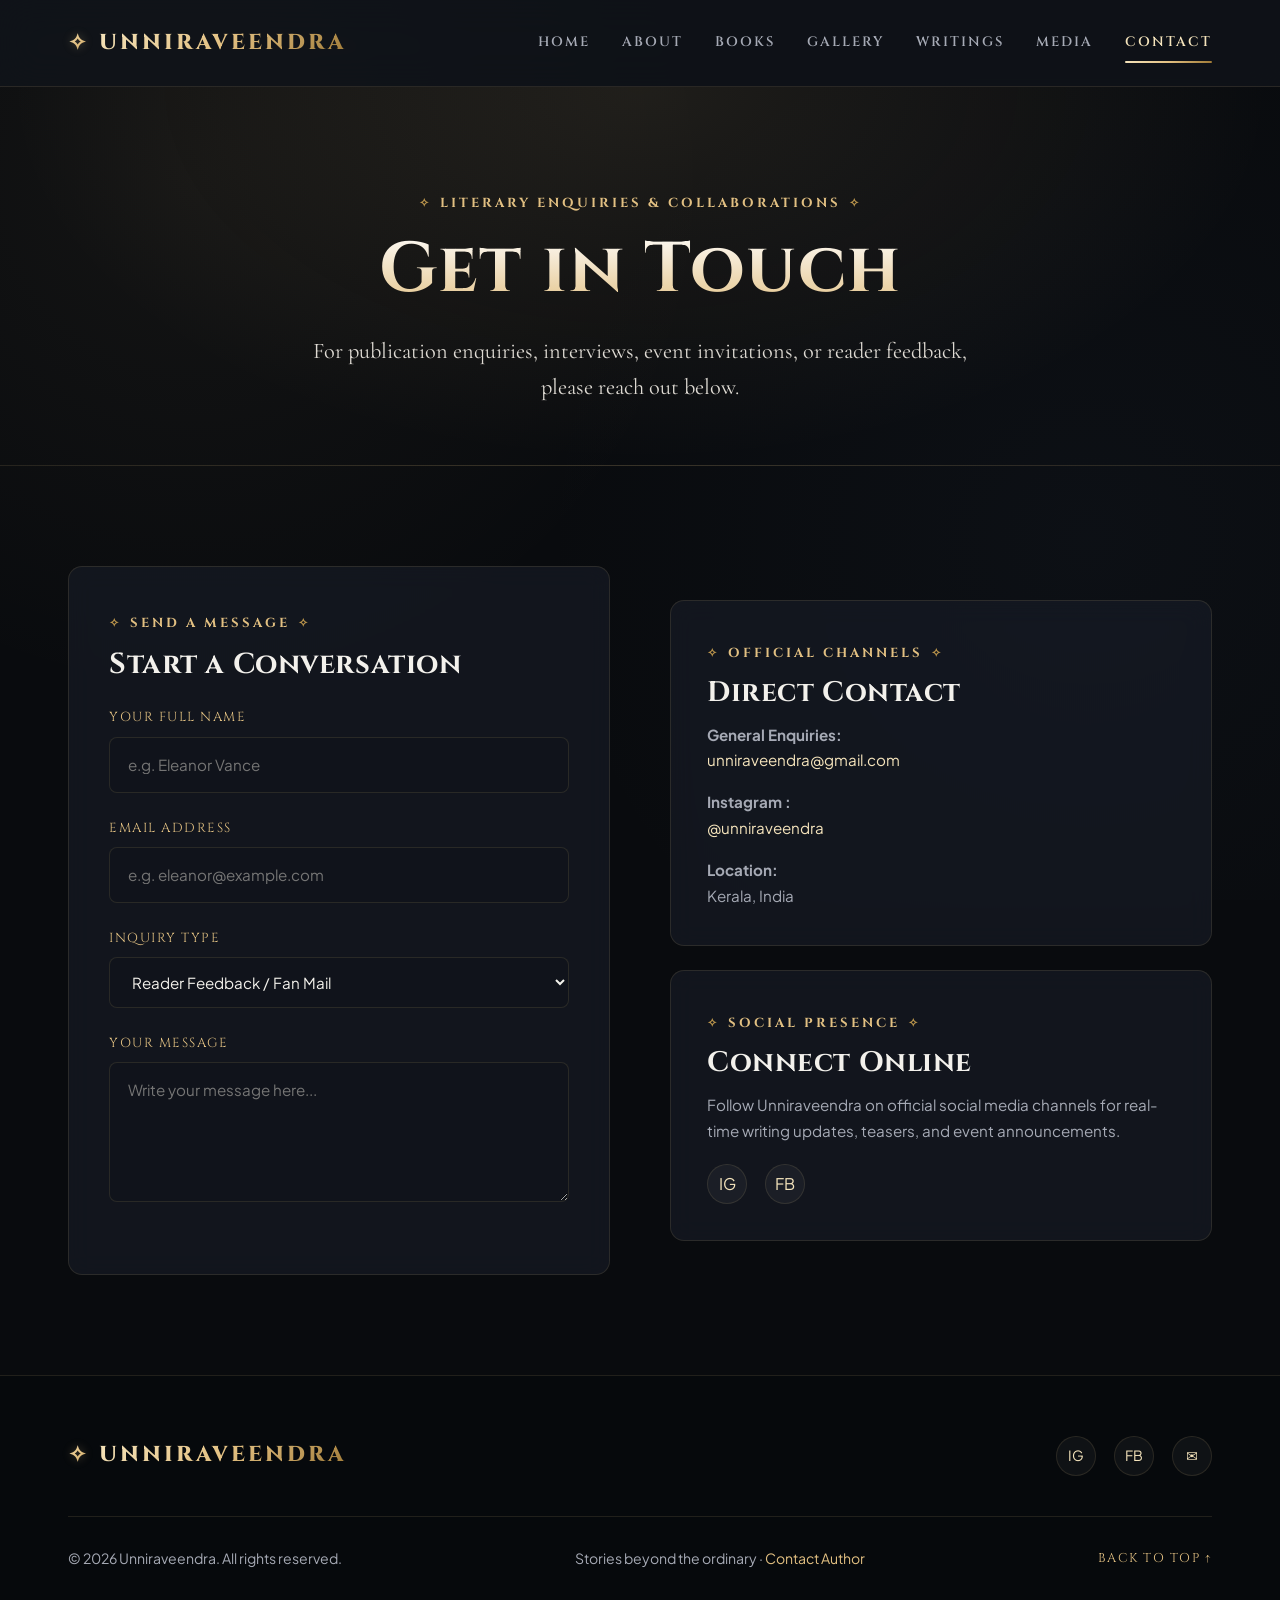
<file: contact.html>
<!doctype html>
<html lang="en">

<head>
    <meta charset="utf-8">
    <meta name="viewport" content="width=device-width, initial-scale=1">
    <title>Contact | Unni Raveendra (Unniraveendra)</title>
    <meta name="description"
        content="Get in touch with author Unni Raveendra for publishing enquiries, reader messages, media requests, and event invitations.">
    <meta name="robots" content="index, follow, max-image-preview:large">
    <link rel="canonical" href="https://www.unniraveendra.com/contact.html">
    <meta property="og:type" content="website">
    <meta property="og:site_name" content="Unni Raveendra">
    <meta property="og:title" content="Contact | Unni Raveendra">
    <meta property="og:description"
        content="Contact Unni Raveendra for literary enquiries, media requests, and collaborations.">
    <meta property="og:url" content="https://www.unniraveendra.com/contact.html">
    <meta property="og:image" content="https://www.unniraveendra.com/assets/images/gallery/unni-raveendra.png">
    <meta name="twitter:card" content="summary_large_image">
    <meta name="theme-color" content="#090b0e">
    <link rel="icon" type="image/svg+xml" href="assets/favicon.svg">
    <link rel="stylesheet" href="assets/css/style.css">
    <script type="application/ld+json">
    {
      "@context": "https://schema.org",
      "@type": "ContactPage",
      "name": "Contact | Unni Raveendra",
      "url": "https://www.unniraveendra.com/contact.html"
    }
    </script>
</head>

<body>
    <!-- Header Navigation -->
    <header class="header">
        <div class="wrap nav">
            <a class="brand" href="index.html" aria-label="Unniraveendra home">
                <span class="brand-icon">✧</span>
                <span>UNNIRAVEENDRA</span>
            </a>
            <button class="menu" type="button" aria-label="Toggle navigation" aria-expanded="false"
                aria-controls="site-nav">Menu ☰</button>
            <nav class="links" id="site-nav" aria-label="Main navigation">
                <a href="index.html">Home</a>
                <a href="about.html">About</a>
                <a href="books.html">Books</a>
                <a href="gallery.html">Gallery</a>
                <a href="writings.html">Writings</a>
                <a href="media.html">Media</a>
                <a href="contact.html" aria-current="page">Contact</a>
            </nav>
        </div>
    </header>

    <main>
        <!-- Page Header -->
        <section class="page-head">
            <div class="wrap">
                <span class="eyebrow">Literary Enquiries & Collaborations</span>
                <h1>Get in Touch</h1>
                <p class="lead">
                    For publication enquiries, interviews, event invitations, or reader feedback, please reach out
                    below.
                </p>
            </div>
        </section>

        <!-- Contact Section -->
        <section class="section">
            <div class="wrap">
                <div class="two">
                    <!-- Contact Form -->
                    <div class="card" style="padding: 40px;">
                        <span class="eyebrow" style="margin-bottom: 14px;">Send A Message</span>
                        <h2 style="font-size: 1.8rem; margin-bottom: 24px;">Start a Conversation</h2>

                        <form
                            onsubmit="event.preventDefault(); alert('Thank you for your message! Unniraveendra\'s literary office will get back to you shortly.');">
                            <div class="form-group">
                                <label for="name">Your Full Name</label>
                                <input type="text" id="name" class="field" placeholder="e.g. Eleanor Vance" required>
                            </div>

                            <div class="form-group">
                                <label for="email">Email Address</label>
                                <input type="email" id="email" class="field" placeholder="e.g. eleanor@example.com"
                                    required>
                            </div>

                            <div class="form-group">
                                <label for="subject">Inquiry Type</label>
                                <select id="subject" class="field" style="color: var(--text-main);">
                                    <option value="reader">Reader Feedback / Fan Mail</option>
                                    <option value="publishing">Publishing & Rights Enquiries</option>
                                    <option value="media">Press & Media Interview</option>
                                    <option value="event">Literary Event / Panel Speaking</option>
                                </select>
                            </div>

                            <div class="form-group">
                                <label for="message">Your Message</label>
                                <textarea id="message" class="field" placeholder="Write your message here..."
                                    required></textarea>
                            </div>

                            <!-- <button type="hidden" class="btn" style="width: 100%;">Send Message →</button> -->
                        </form>
                    </div>

                    <!-- Contact Details Card -->
                    <div>
                        <div class="card" style="margin-bottom: 24px;">
                            <span class="eyebrow" style="margin-bottom: 12px;">Official Channels</span>
                            <h3>Direct Contact</h3>
                            <p style="margin-bottom: 16px;">
                                <strong>General Enquiries:</strong><br>
                                <span style="color: var(--gold-light);">unniraveendra@gmail.com</span>
                            </p>
                            <p style="margin-bottom: 16px;">
                                <strong>Instagram :</strong><br>
                                <span style="color: var(--gold-light);">@unniraveendra</span>
                            </p>
                            <p style="margin-bottom: 0;">
                                <strong>Location:</strong><br>
                                <span style="color: var(--text-muted);">Kerala, India</span>
                            </p>
                        </div>

                        <div class="card">
                            <span class="eyebrow" style="margin-bottom: 12px;">Social Presence</span>
                            <h3>Connect Online</h3>
                            <p style="margin-bottom: 20px;">
                                Follow Unniraveendra on official social media channels for real-time writing updates,
                                teasers, and event announcements.
                            </p>
                            <div class="footer-socials">
                                <a href="https://www.instagram.com/unniraveendra/" target="_blank" rel="noopener"
                                    class="social-icon" aria-label="Instagram">IG</a>
                                <a href="https://www.facebook.com/unniraveendra/" target="_blank" rel="noopener"
                                    class="social-icon" aria-label="Facebook">FB</a>

                            </div>
                        </div>
                    </div>
                </div>
            </div>
        </section>
    </main>

    <!-- Footer -->
    <footer class="footer">
        <div class="wrap">
            <div class="footer-top">
                <a class="brand" href="index.html">
                    <span class="brand-icon">✧</span>
                    <span>UNNIRAVEENDRA</span>
                </a>
                <div class="footer-socials">
                    <a href="https://instagram.com" target="_blank" rel="noopener" class="social-icon"
                        aria-label="Instagram">IG</a>
                    <a href="https://facebook.com" target="_blank" rel="noopener" class="social-icon"
                        aria-label="Facebook">FB</a>
                    <a href="contact.html" class="social-icon" aria-label="Email Contact">✉</a>
                </div>
            </div>
            <div class="foot">
                <span>© <span data-year>2026</span> Unniraveendra. All rights reserved.</span>
                <span>Stories beyond the ordinary · <a href="contact.html" style="color: var(--gold-primary);">Contact
                        Author</a></span>
                <a href="#" class="back-to-top">Back to top ↑</a>
            </div>
        </div>
    </footer>

    <script src="assets/js/main.js" defer></script>
</body>

</html>
</file>
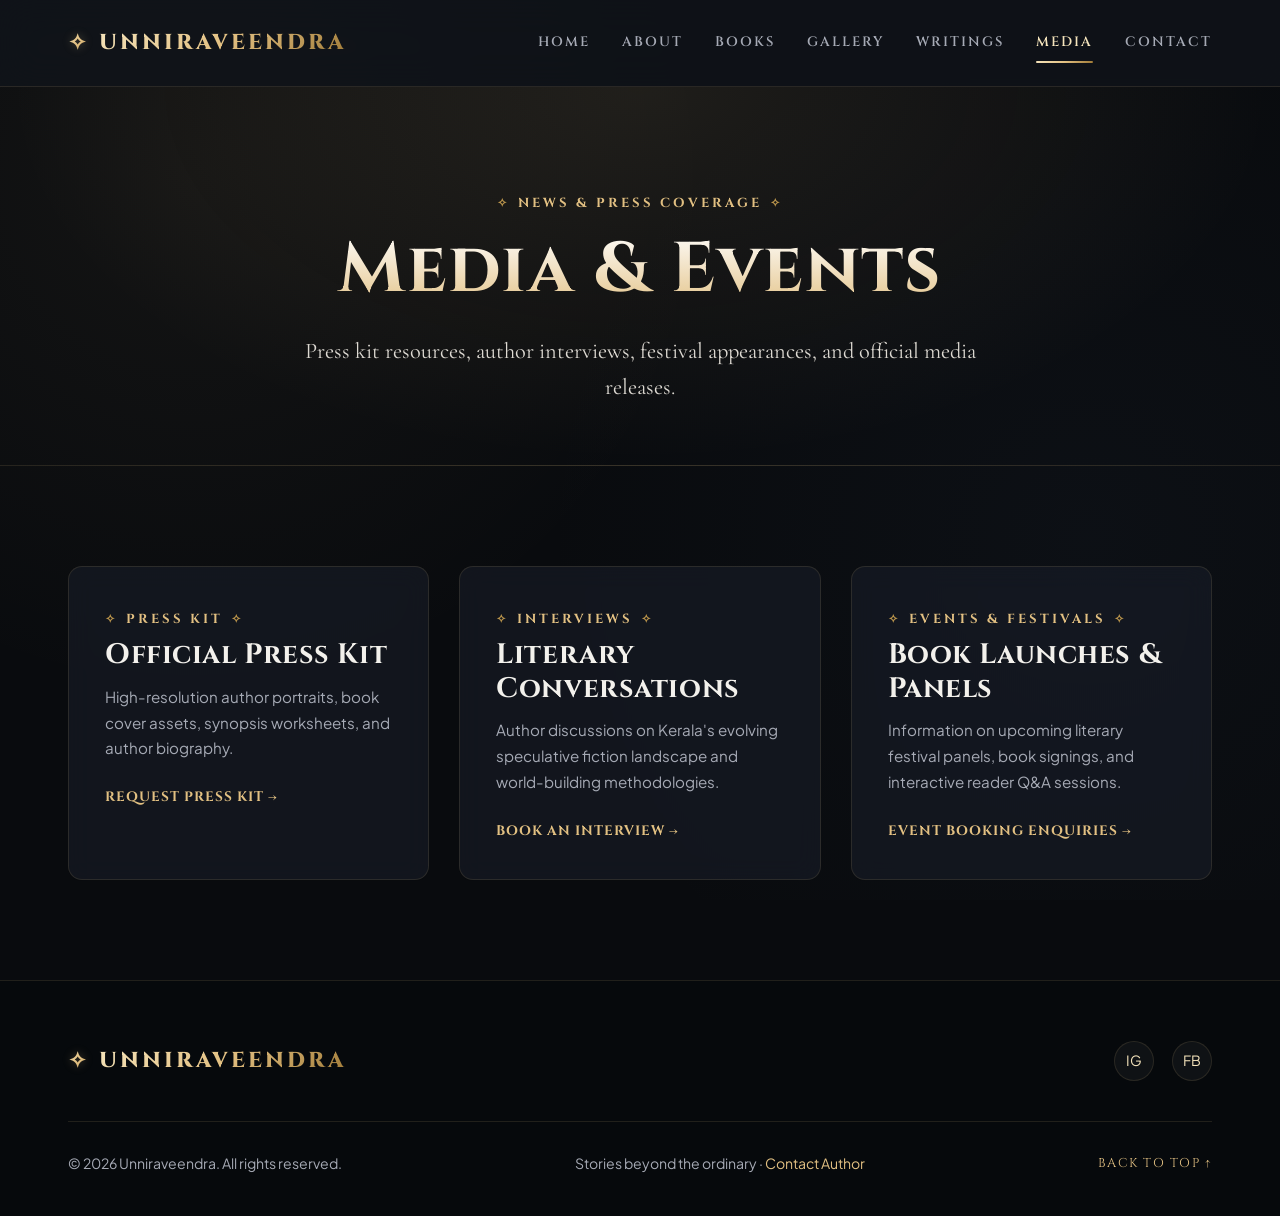
<file: media.html>
<!doctype html>
<html lang="en">

<head>
    <meta charset="utf-8">
    <meta name="viewport" content="width=device-width, initial-scale=1">
    <title>Media &amp; Press | Unni Raveendra (Unniraveendra)</title>
    <meta name="description"
        content="Official press kit, media appearances, author interviews, and literary event updates for Unni Raveendra.">
    <meta name="robots" content="index, follow, max-image-preview:large">
    <link rel="canonical" href="https://www.unniraveendra.com/media.html">
    <meta property="og:type" content="website">
    <meta property="og:site_name" content="Unni Raveendra">
    <meta property="og:title" content="Media &amp; Press | Unni Raveendra">
    <meta property="og:description" content="Press coverage, media kit, and event updates for author Unni Raveendra.">
    <meta property="og:url" content="https://www.unniraveendra.com/media.html">
    <meta property="og:image" content="https://www.unniraveendra.com/assets/images/gallery/unni-raveendra.png">
    <meta name="twitter:card" content="summary_large_image">
    <meta name="theme-color" content="#090b0e">
    <link rel="icon" type="image/svg+xml" href="assets/favicon.svg">
    <link rel="stylesheet" href="assets/css/style.css">
    <script type="application/ld+json">
    {
      "@context": "https://schema.org",
      "@type": "WebPage",
      "name": "Media & Press | Unni Raveendra",
      "url": "https://www.unniraveendra.com/media.html"
    }
    </script>
</head>

<body>
    <!-- Header Navigation -->
    <header class="header">
        <div class="wrap nav">
            <a class="brand" href="index.html" aria-label="Unniraveendra home">
                <span class="brand-icon">✧</span>
                <span>UNNIRAVEENDRA</span>
            </a>
            <button class="menu" type="button" aria-label="Toggle navigation" aria-expanded="false"
                aria-controls="site-nav">Menu ☰</button>
            <nav class="links" id="site-nav" aria-label="Main navigation">
                <a href="index.html">Home</a>
                <a href="about.html">About</a>
                <a href="books.html">Books</a>
                <a href="gallery.html">Gallery</a>
                <a href="writings.html">Writings</a>
                <a href="media.html" aria-current="page">Media</a>
                <a href="contact.html">Contact</a>
            </nav>
        </div>
    </header>

    <main>
        <!-- Page Header -->
        <section class="page-head">
            <div class="wrap">
                <span class="eyebrow">News & Press Coverage</span>
                <h1>Media & Events</h1>
                <p class="lead">
                    Press kit resources, author interviews, festival appearances, and official media releases.
                </p>
            </div>
        </section>

        <!-- Media Grid Section -->
        <section class="section">
            <div class="wrap">
                <div class="grid">
                    <div class="card">
                        <span class="eyebrow" style="margin-bottom: 8px;">Press Kit</span>
                        <h3>Official Press Kit</h3>
                        <p>High-resolution author portraits, book cover assets, synopsis worksheets, and author
                            biography.</p>
                        <a class="card-link" href="contact.html">Request Press Kit →</a>
                    </div>

                    <div class="card">
                        <span class="eyebrow" style="margin-bottom: 8px;">Interviews</span>
                        <h3>Literary Conversations</h3>
                        <p>Author discussions on Kerala's evolving speculative fiction landscape and world-building
                            methodologies.</p>
                        <a class="card-link" href="contact.html">Book An Interview →</a>
                    </div>

                    <div class="card">
                        <span class="eyebrow" style="margin-bottom: 8px;">Events & Festivals</span>
                        <h3>Book Launches & Panels</h3>
                        <p>Information on upcoming literary festival panels, book signings, and interactive reader Q&A
                            sessions.</p>
                        <a class="card-link" href="contact.html">Event Booking Enquiries →</a>
                    </div>
                </div>
            </div>
        </section>
    </main>

    <!-- Footer -->
    <footer class="footer">
        <div class="wrap">
            <div class="footer-top">
                <a class="brand" href="index.html">
                    <span class="brand-icon">✧</span>
                    <span>UNNIRAVEENDRA</span>
                </a>
                <div class="footer-socials">
                    <a href="https://www.instagram.com/unniraveendra/" target="_blank" rel="noopener"
                        class="social-icon" aria-label="Instagram">IG</a>
                    <a href="https://www.facebook.com/unniraveendra/" target="_blank" rel="noopener" class="social-icon"
                        aria-label="Facebook">FB</a>

                </div>
            </div>
            <div class="foot">
                <span>© <span data-year>2026</span> Unniraveendra. All rights reserved.</span>
                <span>Stories beyond the ordinary · <a href="contact.html" style="color: var(--gold-primary);">Contact
                        Author</a></span>
                <a href="#" class="back-to-top">Back to top ↑</a>
            </div>
        </div>
    </footer>

    <script src="assets/js/main.js" defer></script>
</body>

</html>
</file>
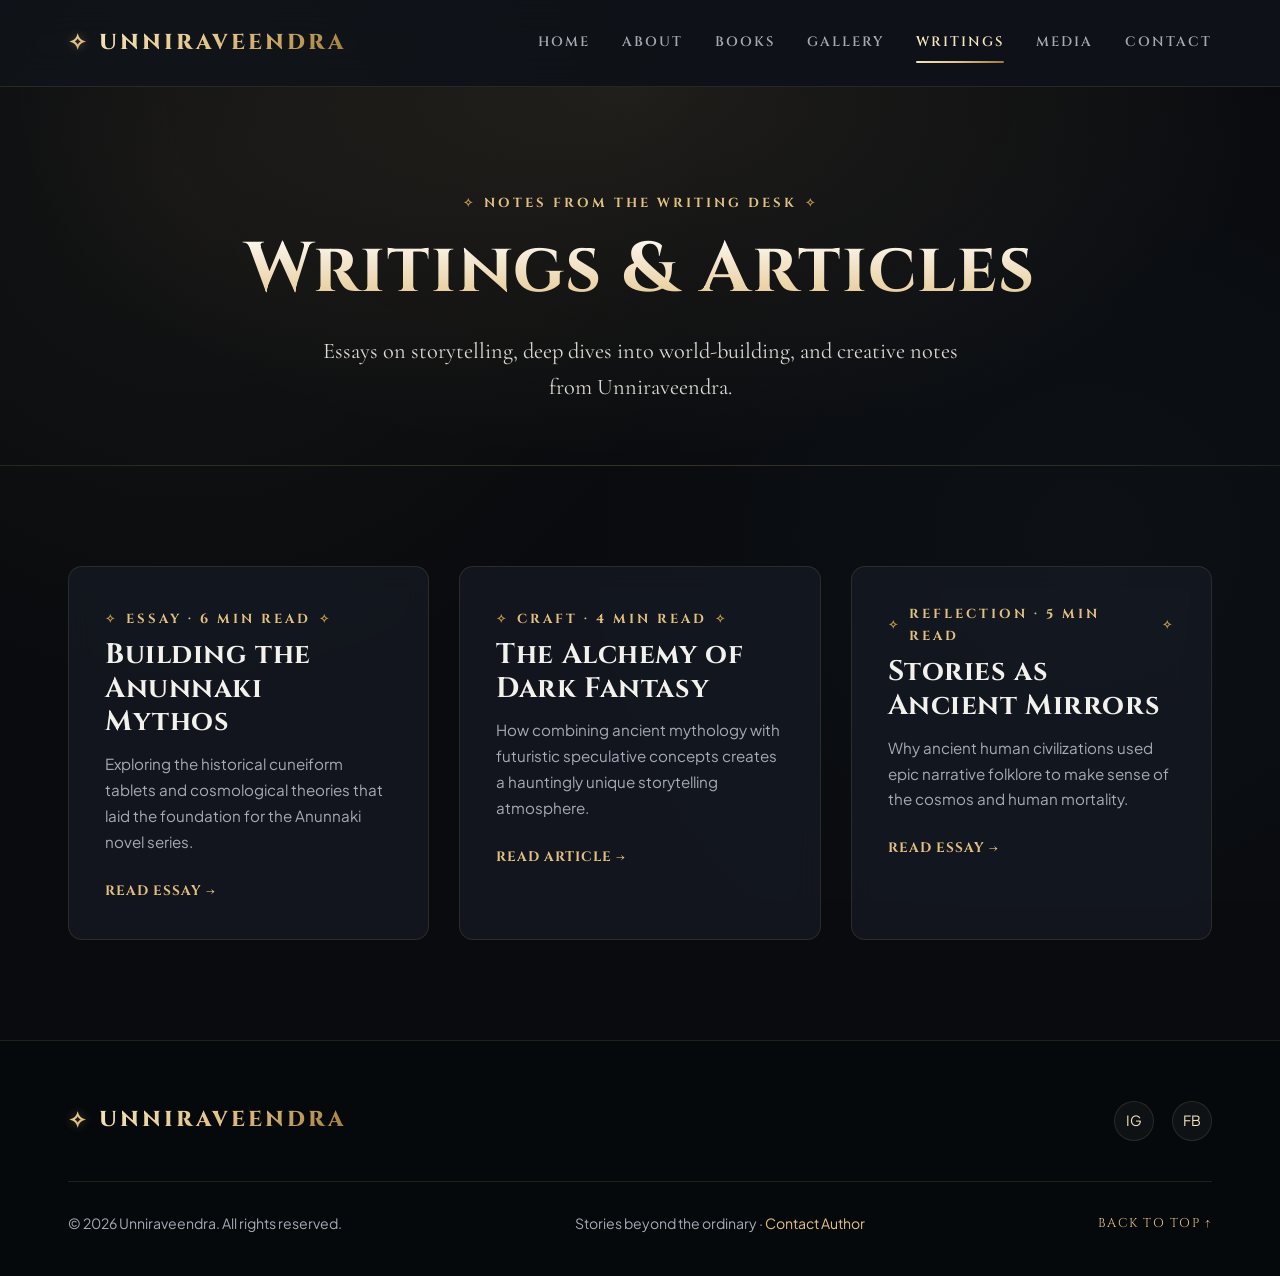
<file: writings.html>
<!doctype html>
<html lang="en">

<head>
    <meta charset="utf-8">
    <meta name="viewport" content="width=device-width, initial-scale=1">
    <title>Writings &amp; Articles | Unni Raveendra (Unniraveendra)</title>
    <meta name="description"
        content="Read published essays, world-building notes, and reflections on storytelling by author Unni Raveendra.">
    <meta name="robots" content="index, follow, max-image-preview:large">
    <link rel="canonical" href="https://www.unniraveendra.com/writings.html">
    <meta property="og:type" content="website">
    <meta property="og:site_name" content="Unni Raveendra">
    <meta property="og:title" content="Writings &amp; Articles | Unni Raveendra">
    <meta property="og:description" content="Read articles, essays, and creative writing by Unni Raveendra.">
    <meta property="og:url" content="https://www.unniraveendra.com/writings.html">
    <meta property="og:image" content="https://www.unniraveendra.com/assets/images/gallery/unni-raveendra.png">
    <meta name="twitter:card" content="summary_large_image">
    <meta name="theme-color" content="#090b0e">
    <link rel="icon" type="image/svg+xml" href="assets/favicon.svg">
    <link rel="stylesheet" href="assets/css/style.css">
    <script type="application/ld+json">
    {
      "@context": "https://schema.org",
      "@type": "WebPage",
      "name": "Writings & Articles | Unni Raveendra",
      "url": "https://www.unniraveendra.com/writings.html"
    }
    </script>
</head>

<body>
    <!-- Header Navigation -->
    <header class="header">
        <div class="wrap nav">
            <a class="brand" href="index.html" aria-label="Unniraveendra home">
                <span class="brand-icon">✧</span>
                <span>UNNIRAVEENDRA</span>
            </a>
            <button class="menu" type="button" aria-label="Toggle navigation" aria-expanded="false"
                aria-controls="site-nav">Menu ☰</button>
            <nav class="links" id="site-nav" aria-label="Main navigation">
                <a href="index.html">Home</a>
                <a href="about.html">About</a>
                <a href="books.html">Books</a>
                <a href="gallery.html">Gallery</a>
                <a href="writings.html" aria-current="page">Writings</a>
                <a href="media.html">Media</a>
                <a href="contact.html">Contact</a>
            </nav>
        </div>
    </header>

    <main>
        <!-- Page Header -->
        <section class="page-head">
            <div class="wrap">
                <span class="eyebrow">Notes From The Writing Desk</span>
                <h1>Writings & Articles</h1>
                <p class="lead">
                    Essays on storytelling, deep dives into world-building, and creative notes from Unniraveendra.
                </p>
            </div>
        </section>

        <!-- Articles Grid Section -->
        <section class="section">
            <div class="wrap">
                <div class="grid">
                    <article class="card">
                        <span class="eyebrow" style="margin-bottom: 8px;">Essay · 6 Min Read</span>
                        <h3>Building the Anunnaki Mythos</h3>
                        <p>Exploring the historical cuneiform tablets and cosmological theories that laid the foundation
                            for the Anunnaki novel series.</p>
                        <a class="card-link" href="#"
                            onclick="alert('Full essay coming soon in the upcoming edition!'); return false;">Read Essay
                            →</a>
                    </article>

                    <article class="card">
                        <span class="eyebrow" style="margin-bottom: 8px;">Craft · 4 Min Read</span>
                        <h3>The Alchemy of Dark Fantasy</h3>
                        <p>How combining ancient mythology with futuristic speculative concepts creates a hauntingly
                            unique storytelling atmosphere.</p>
                        <a class="card-link" href="#"
                            onclick="alert('Full essay coming soon in the upcoming edition!'); return false;">Read
                            Article →</a>
                    </article>

                    <article class="card">
                        <span class="eyebrow" style="margin-bottom: 8px;">Reflection · 5 Min Read</span>
                        <h3>Stories as Ancient Mirrors</h3>
                        <p>Why ancient human civilizations used epic narrative folklore to make sense of the cosmos and
                            human mortality.</p>
                        <a class="card-link" href="#"
                            onclick="alert('Full essay coming soon in the upcoming edition!'); return false;">Read Essay
                            →</a>
                    </article>
                </div>
            </div>
        </section>
    </main>

    <!-- Footer -->
    <footer class="footer">
        <div class="wrap">
            <div class="footer-top">
                <a class="brand" href="index.html">
                    <span class="brand-icon">✧</span>
                    <span>UNNIRAVEENDRA</span>
                </a>
                <div class="footer-socials">
                    <a href="https://www.instagram.com/unniraveendra/" target="_blank" rel="noopener"
                        class="social-icon" aria-label="Instagram">IG</a>
                    <a href="https://www.facebook.com/unniraveendra/" target="_blank" rel="noopener" class="social-icon"
                        aria-label="Facebook">FB</a>

                </div>
            </div>
            <div class="foot">
                <span>© <span data-year>2026</span> Unniraveendra. All rights reserved.</span>
                <span>Stories beyond the ordinary · <a href="contact.html" style="color: var(--gold-primary);">Contact
                        Author</a></span>
                <a href="#" class="back-to-top">Back to top ↑</a>
            </div>
        </div>
    </footer>

    <script src="assets/js/main.js" defer></script>
</body>

</html>
</file>
<file: assets/css/style.css>
/* ==========================================================================
   UNNIRAVEENDRA OFFICIAL AUTHOR WEBSITE - MASTER STYLESHEET
   Design System: Epic Dark Fantasy & Literary Luxury
   ========================================================================== */

@import url('https://fonts.googleapis.com/css2?family=Cinzel:wght@500;600;700;800;900&family=Cormorant+Garamond:ital,wght@0,400;0,600;0,700;1,400;1,600&family=Plus+Jakarta+Sans:wght@300;400;500;600;700&family=Noto+Serif+Malayalam:wght@400;600;700&display=swap');

:root {
  /* Color Palette */
  --bg-dark: #090b0e;
  --bg-surface: #11141b;
  --bg-surface-elevated: #181d27;
  --bg-glass: rgba(17, 20, 27, 0.75);
  --bg-glass-card: rgba(24, 29, 39, 0.65);
  
  /* Brand Accent: Mythic Gold & Amber Glow */
  --gold-primary: #e2c082;
  --gold-light: #f5e4bc;
  --gold-dark: #b8934b;
  --gold-gradient: linear-gradient(135deg, #f5e4bc 0%, #e2c082 50%, #9e7935 100%);
  --gold-glow: rgba(226, 192, 130, 0.18);
  --gold-glow-strong: rgba(226, 192, 130, 0.35);

  /* Deep Cosmic Accent */
  --accent-cosmic: rgba(94, 138, 201, 0.15);
  --accent-cosmic-border: rgba(110, 160, 230, 0.3);

  /* Neutral Text Colors */
  --text-main: #f3f1ec;
  --text-muted: #a6aab5;
  --text-dim: #6c7280;
  
  /* Borders & Lines */
  --border-subtle: rgba(226, 192, 130, 0.12);
  --border-strong: rgba(226, 192, 130, 0.3);
  --border-glass: rgba(255, 255, 255, 0.08);

  /* Typography */
  --font-heading: 'Cinzel', 'Cormorant Garamond', Georgia, serif;
  --font-serif: 'Cormorant Garamond', Georgia, serif;
  --font-body: 'Plus Jakarta Sans', system-ui, -apple-system, sans-serif;
  --font-malayalam: 'Noto Serif Malayalam', Georgia, serif;

  /* Layout & Shadows */
  --max-width: 1200px;
  --radius-sm: 8px;
  --radius-md: 14px;
  --radius-lg: 24px;
  --radius-full: 9999px;
  --shadow-sm: 0 4px 20px rgba(0, 0, 0, 0.3);
  --shadow-lg: 0 12px 40px rgba(0, 0, 0, 0.6), 0 0 30px var(--gold-glow);
  
  /* Transitions */
  --transition-fast: 0.2s cubic-bezier(0.16, 1, 0.3, 1);
  --transition-smooth: 0.4s cubic-bezier(0.16, 1, 0.3, 1);
}

/* Reset & Base */
*, *::before, *::after {
  box-sizing: border-box;
  margin: 0;
  padding: 0;
}

html {
  scroll-behavior: smooth;
  color-scheme: dark;
  font-size: 16px;
}

body {
  background-color: var(--bg-dark);
  background-image: 
    radial-gradient(circle at 15% 20%, rgba(226, 192, 130, 0.05) 0%, transparent 40%),
    radial-gradient(circle at 85% 60%, rgba(70, 95, 135, 0.06) 0%, transparent 45%);
  background-attachment: fixed;
  color: var(--text-main);
  font-family: var(--font-body);
  line-height: 1.7;
  overflow-x: hidden;
  -webkit-font-smoothing: antialiased;
}

a {
  color: inherit;
  text-decoration: none;
  transition: color var(--transition-fast);
}

img {
  max-width: 100%;
  height: auto;
  display: block;
}

button, input, textarea, select {
  font: inherit;
  color: inherit;
}

/* Layout Wrap Container */
.wrap {
  max-width: var(--max-width);
  margin: 0 auto;
  padding: 0 28px;
}

/* Typography Helpers */
h1, h2, h3, h4 {
  font-family: var(--font-heading);
  font-weight: 700;
  line-height: 1.2;
  color: var(--text-main);
  letter-spacing: 0.02em;
}

h1 {
  font-size: clamp(2.5rem, 5.5vw, 4.5rem);
  background: linear-gradient(180deg, #ffffff 0%, #e2c082 100%);
  -webkit-background-clip: text;
  -webkit-text-fill-color: transparent;
  margin-bottom: 20px;
}

h2 {
  font-size: clamp(2rem, 3.8vw, 3rem);
  margin-bottom: 18px;
}

h3 {
  font-size: clamp(1.35rem, 2.2vw, 1.85rem);
  margin-bottom: 12px;
}

.eyebrow {
  display: inline-flex;
  align-items: center;
  gap: 8px;
  color: var(--gold-primary);
  font-family: var(--font-heading);
  font-size: 0.82rem;
  font-weight: 700;
  text-transform: uppercase;
  letter-spacing: 3px;
  margin-bottom: 14px;
}

.eyebrow::before, .eyebrow::after {
  content: "✧";
  font-size: 0.75rem;
  color: var(--gold-dark);
}

.lead {
  font-family: var(--font-serif);
  font-size: clamp(1.15rem, 2vw, 1.4rem);
  color: #dedad3;
  line-height: 1.6;
  font-weight: 400;
}

.lang-ml {
  font-family: var(--font-malayalam);
  letter-spacing: 0;
  color: var(--gold-light);
}

/* Header & Glass Navigation */
.header {
  position: sticky;
  top: 0;
  z-index: 100;
  background: var(--bg-glass);
  backdrop-filter: blur(18px);
  -webkit-backdrop-filter: blur(18px);
  border-bottom: 1px solid var(--border-subtle);
  transition: all var(--transition-fast);
}

.nav {
  display: flex;
  align-items: center;
  justify-content: space-between;
  height: 86px;
}

.brand {
  display: flex;
  align-items: center;
  gap: 10px;
  font-family: var(--font-heading);
  font-weight: 800;
  font-size: 1.35rem;
  letter-spacing: 3px;
  color: var(--text-main);
}

.brand-icon {
  color: var(--gold-primary);
  font-size: 1.4rem;
  text-shadow: 0 0 10px var(--gold-glow-strong);
}

.brand span {
  background: var(--gold-gradient);
  -webkit-background-clip: text;
  -webkit-text-fill-color: transparent;
}

.links {
  display: flex;
  align-items: center;
  gap: 32px;
}

.links a {
  font-family: var(--font-heading);
  font-size: 0.85rem;
  font-weight: 600;
  text-transform: uppercase;
  letter-spacing: 2px;
  color: var(--text-muted);
  position: relative;
  padding: 8px 0;
}

.links a::after {
  content: '';
  position: absolute;
  bottom: 0;
  left: 0;
  width: 0%;
  height: 2px;
  background: var(--gold-gradient);
  transition: width var(--transition-fast);
  border-radius: 2px;
}

.links a:hover, .links a[aria-current="page"] {
  color: var(--gold-light);
}

.links a[aria-current="page"]::after, .links a:hover::after {
  width: 100%;
}

.menu {
  display: none;
  background: rgba(226, 192, 130, 0.08);
  border: 1px solid var(--border-strong);
  color: var(--gold-light);
  padding: 10px 18px;
  border-radius: var(--radius-sm);
  cursor: pointer;
  font-family: var(--font-heading);
  font-size: 0.85rem;
  letter-spacing: 1px;
}

/* Button Component */
.btn-group {
  display: flex;
  flex-wrap: wrap;
  gap: 16px;
  margin-top: 32px;
}

.btn {
  display: inline-flex;
  align-items: center;
  justify-content: center;
  gap: 10px;
  padding: 14px 32px;
  border-radius: var(--radius-sm);
  font-family: var(--font-heading);
  font-size: 0.88rem;
  font-weight: 700;
  letter-spacing: 1.5px;
  text-transform: uppercase;
  background: var(--gold-gradient);
  color: #0b0d10;
  box-shadow: 0 4px 20px var(--gold-glow);
  transition: all var(--transition-fast);
  cursor: pointer;
  border: 1px solid transparent;
}

.btn:hover {
  transform: translateY(-3px);
  box-shadow: 0 8px 30px var(--gold-glow-strong);
  color: #000;
}

.btn.alt {
  background: rgba(255, 255, 255, 0.03);
  color: var(--gold-light);
  border: 1px solid var(--border-strong);
  box-shadow: none;
}

.btn.alt:hover {
  background: rgba(226, 192, 130, 0.12);
  border-color: var(--gold-primary);
  color: #ffffff;
  transform: translateY(-3px);
}

/* Hero Section */
.hero {
  position: relative;
  min-height: 82vh;
  display: flex;
  align-items: center;
  padding: 90px 0;
  overflow: hidden;
  background: radial-gradient(ellipse at 70% 30%, rgba(226, 192, 130, 0.12) 0%, transparent 60%);
}

.hero::after {
  content: '';
  position: absolute;
  bottom: 0;
  left: 0;
  right: 0;
  height: 120px;
  background: linear-gradient(to top, var(--bg-dark), transparent);
  pointer-events: none;
}

.hero-grid {
  display: grid;
  grid-template-columns: 1.2fr 0.8fr;
  gap: 60px;
  align-items: center;
}

.hero-content {
  z-index: 2;
}

.hero-badge {
  display: inline-flex;
  align-items: center;
  gap: 10px;
  background: rgba(226, 192, 130, 0.08);
  border: 1px solid var(--border-strong);
  padding: 6px 16px;
  border-radius: var(--radius-full);
  margin-bottom: 24px;
}

.hero-badge span {
  font-family: var(--font-heading);
  font-size: 0.78rem;
  letter-spacing: 2px;
  text-transform: uppercase;
  color: var(--gold-primary);
  font-weight: 700;
}

.hero-stats {
  display: grid;
  grid-template-columns: repeat(3, 1fr);
  gap: 24px;
  margin-top: 50px;
  padding-top: 36px;
  border-top: 1px solid var(--border-subtle);
}

.stat-item .stat-num {
  font-family: var(--font-heading);
  font-size: 2.2rem;
  font-weight: 800;
  color: var(--gold-primary);
  line-height: 1;
}

.stat-item .stat-label {
  font-size: 0.82rem;
  color: var(--text-muted);
  text-transform: uppercase;
  letter-spacing: 1px;
  margin-top: 6px;
}

.hero-book-showcase {
  position: relative;
  display: flex;
  justify-content: center;
}

.book-card-3d {
  position: relative;
  width: 100%;
  max-width: 340px;
  border-radius: var(--radius-md);
  box-shadow: 0 20px 50px rgba(0, 0, 0, 0.8), 0 0 40px var(--gold-glow);
  transition: transform var(--transition-smooth);
  overflow: hidden;
  border: 1px solid var(--border-strong);
}

.book-card-3d:hover {
  transform: translateY(-10px) rotateY(-5deg) scale(1.02);
}

.book-card-3d img {
  width: 100%;
  height: auto;
  border-radius: var(--radius-md);
  object-fit: cover;
}

/* General Sections */
.section {
  padding: 100px 0;
  position: relative;
}

.section.alt {
  background: rgba(18, 22, 30, 0.6);
  border-top: 1px solid var(--border-subtle);
  border-bottom: 1px solid var(--border-subtle);
}

.page-head {
  padding: 100px 0 60px;
  text-align: center;
  background: radial-gradient(ellipse at 50% 0%, rgba(226, 192, 130, 0.1) 0%, transparent 70%);
  border-bottom: 1px solid var(--border-subtle);
}

.page-head .lead {
  max-width: 680px;
  margin: 16px auto 0;
}

/* Two Column Layout */
.two {
  display: grid;
  grid-template-columns: 1fr 1fr;
  gap: 60px;
  align-items: center;
}

/* Three Column Grid */
.grid {
  display: grid;
  grid-template-columns: repeat(3, minmax(0, 1fr));
  gap: 30px;
}

/* Glass Card Component */
.card {
  background: var(--bg-glass-card);
  border: 1px solid var(--border-subtle);
  border-radius: var(--radius-md);
  padding: 36px;
  backdrop-filter: blur(12px);
  -webkit-backdrop-filter: blur(12px);
  transition: all var(--transition-smooth);
  position: relative;
  overflow: hidden;
}

.card::before {
  content: '';
  position: absolute;
  top: 0;
  left: 0;
  width: 100%;
  height: 3px;
  background: var(--gold-gradient);
  opacity: 0;
  transition: opacity var(--transition-fast);
}

.card:hover {
  transform: translateY(-6px);
  border-color: var(--border-strong);
  box-shadow: 0 16px 36px rgba(0, 0, 0, 0.4), 0 0 20px var(--gold-glow);
}

.card:hover::before {
  opacity: 1;
}

.card p {
  color: var(--text-muted);
  font-size: 0.95rem;
  margin: 12px 0 20px;
}

.card-link {
  display: inline-flex;
  align-items: center;
  gap: 6px;
  font-family: var(--font-heading);
  font-size: 0.85rem;
  font-weight: 700;
  color: var(--gold-primary);
  text-transform: uppercase;
  letter-spacing: 1px;
}

.card-link:hover {
  color: #ffffff;
  gap: 10px;
}

/* Feature Book Spotlight Section */
.book-spotlight {
  background: linear-gradient(135deg, rgba(24, 29, 39, 0.9) 0%, rgba(12, 15, 21, 0.95) 100%);
  border: 1px solid var(--border-strong);
  border-radius: var(--radius-lg);
  padding: 50px;
  box-shadow: var(--shadow-lg);
}

.book-specs {
  display: grid;
  grid-template-columns: repeat(2, 1fr);
  gap: 20px;
  margin: 24px 0;
  padding: 20px 0;
  border-top: 1px solid var(--border-subtle);
  border-bottom: 1px solid var(--border-subtle);
}

.spec-item span {
  display: block;
  font-size: 0.78rem;
  color: var(--text-dim);
  text-transform: uppercase;
  letter-spacing: 1px;
}

.spec-item strong {
  font-size: 0.98rem;
  color: var(--gold-light);
}

/* Notice & Quote Box */
.notice {
  border-left: 3px solid var(--gold-primary);
  padding: 20px 24px;
  background: rgba(226, 192, 130, 0.05);
  border-radius: 0 var(--radius-sm) var(--radius-sm) 0;
  color: var(--gold-light);
  font-family: var(--font-serif);
  font-style: italic;
  font-size: 1.05rem;
  margin: 24px 0;
}

/* Author Portrait Framing */
.author-frame {
  position: relative;
  border-radius: var(--radius-md);
  overflow: hidden;
  box-shadow: var(--shadow-lg);
  border: 1px solid var(--border-strong);
}

.author-frame img {
  width: 100%;
  height: 100%;
  object-fit: cover;
  transition: transform var(--transition-smooth);
}

.author-frame:hover img {
  transform: scale(1.03);
}

/* Gallery Grid & Lightbox */
.gallery-grid {
  display: grid;
  grid-template-columns: repeat(auto-fill, minmax(280px, 1fr));
  gap: 24px;
  margin-top: 36px;
}

.gallery-item {
  position: relative;
  border-radius: var(--radius-md);
  overflow: hidden;
  aspect-ratio: 4/3;
  cursor: pointer;
  border: 1px solid var(--border-subtle);
  background: var(--bg-surface);
}

.gallery-item img {
  width: 100%;
  height: 100%;
  object-fit: cover;
  transition: transform var(--transition-smooth);
}

.gallery-overlay {
  position: absolute;
  inset: 0;
  background: linear-gradient(to top, rgba(9, 11, 14, 0.9) 0%, transparent 60%);
  display: flex;
  flex-direction: column;
  justify-content: flex-end;
  padding: 20px;
  opacity: 0;
  transition: opacity var(--transition-fast);
}

.gallery-item:hover img {
  transform: scale(1.06);
}

.gallery-item:hover .gallery-overlay {
  opacity: 1;
}

.gallery-title {
  font-family: var(--font-heading);
  font-size: 1.1rem;
  color: var(--gold-light);
}

.gallery-sub {
  font-size: 0.8rem;
  color: var(--text-muted);
}

/* Modal Lightbox & Excerpt Modal */
.modal {
  display: none;
  position: fixed;
  inset: 0;
  z-index: 2000;
  background: rgba(6, 8, 10, 0.92);
  backdrop-filter: blur(20px);
  -webkit-backdrop-filter: blur(20px);
  align-items: center;
  justify-content: center;
  padding: 30px;
}

.modal.open {
  display: flex;
  animation: fadeIn 0.3s ease;
}

.modal-content {
  position: relative;
  max-width: 900px;
  width: 100%;
  background: var(--bg-surface-elevated);
  border: 1px solid var(--border-strong);
  border-radius: var(--radius-lg);
  padding: 40px;
  max-height: 85vh;
  overflow-y: auto;
  box-shadow: var(--shadow-lg);
}

.modal-close {
  position: absolute;
  top: 20px;
  right: 24px;
  background: none;
  border: none;
  color: var(--gold-light);
  font-size: 1.8rem;
  cursor: pointer;
  line-height: 1;
}

.modal-img-container img {
  max-height: 75vh;
  margin: 0 auto;
  border-radius: var(--radius-md);
  box-shadow: var(--shadow-sm);
}

/* Excerpt Reader Styling */
.excerpt-box {
  background: rgba(12, 14, 18, 0.8);
  border-left: 2px solid var(--gold-primary);
  padding: 30px;
  border-radius: 0 var(--radius-md) var(--radius-md) 0;
  font-family: var(--font-serif);
  font-size: 1.15rem;
  line-height: 1.8;
  color: #e5e2da;
  margin: 20px 0;
}

.excerpt-box p {
  margin-bottom: 16px;
}

.excerpt-box p:last-child {
  margin-bottom: 0;
}

.dropcap::first-letter {
  font-family: var(--font-heading);
  font-size: 3.2rem;
  float: left;
  line-height: 0.8;
  padding-right: 12px;
  color: var(--gold-primary);
}

/* Form Controls */
.form-group {
  margin-bottom: 24px;
}

label {
  display: block;
  font-family: var(--font-heading);
  font-size: 0.82rem;
  text-transform: uppercase;
  letter-spacing: 1.5px;
  color: var(--gold-primary);
  margin-bottom: 8px;
}

.field {
  width: 100%;
  background: rgba(17, 20, 27, 0.8);
  border: 1px solid var(--border-subtle);
  border-radius: var(--radius-sm);
  color: var(--text-main);
  padding: 14px 18px;
  font-size: 0.95rem;
  transition: all var(--transition-fast);
}

.field:focus {
  outline: none;
  border-color: var(--gold-primary);
  box-shadow: 0 0 15px var(--gold-glow);
  background: rgba(24, 29, 39, 0.9);
}

textarea.field {
  resize: vertical;
  min-height: 140px;
}

/* Newsletter Bar */
.newsletter-card {
  background: radial-gradient(ellipse at 50% 0%, rgba(226, 192, 130, 0.15) 0%, rgba(18, 22, 30, 0.9) 100%);
  border: 1px solid var(--border-strong);
  border-radius: var(--radius-lg);
  padding: 60px 40px;
  text-align: center;
  max-width: 800px;
  margin: 0 auto;
}

.newsletter-form {
  display: flex;
  gap: 12px;
  max-width: 540px;
  margin: 28px auto 0;
}

.newsletter-form .field {
  border-radius: var(--radius-sm);
}

/* Footer Styling */
.footer {
  border-top: 1px solid var(--border-subtle);
  padding: 60px 0 40px;
  background: rgba(7, 9, 12, 0.95);
  font-size: 0.88rem;
  color: var(--text-muted);
}

.footer-top {
  display: flex;
  justify-content: space-between;
  align-items: center;
  flex-wrap: wrap;
  gap: 24px;
  padding-bottom: 40px;
  border-bottom: 1px solid var(--border-subtle);
  margin-bottom: 30px;
}

.footer-socials {
  display: flex;
  gap: 18px;
}

.social-icon {
  width: 40px;
  height: 40px;
  border-radius: var(--radius-full);
  background: rgba(255, 255, 255, 0.04);
  border: 1px solid var(--border-subtle);
  display: flex;
  align-items: center;
  justify-content: center;
  color: var(--gold-light);
  transition: all var(--transition-fast);
}

.social-icon:hover {
  background: var(--gold-primary);
  color: #0b0d10;
  border-color: var(--gold-primary);
  transform: translateY(-3px);
}

.foot {
  display: flex;
  justify-content: space-between;
  align-items: center;
  flex-wrap: wrap;
  gap: 16px;
}

.back-to-top {
  display: inline-flex;
  align-items: center;
  gap: 6px;
  color: var(--gold-primary);
  font-family: var(--font-heading);
  font-size: 0.8rem;
  text-transform: uppercase;
  letter-spacing: 1.5px;
}

.back-to-top:hover {
  color: #ffffff;
}

/* Animations */
@keyframes fadeIn {
  from { opacity: 0; transform: scale(0.96); }
  to { opacity: 1; transform: scale(1); }
}

/* Responsive Media Queries */
@media (max-width: 992px) {
  .hero-grid, .two {
    grid-template-columns: 1fr;
    gap: 40px;
  }
  .grid {
    grid-template-columns: repeat(2, 1fr);
  }
  .hero {
    padding: 60px 0;
    text-align: center;
  }
  .eyebrow {
    justify-content: center;
  }
  .btn-group {
    justify-content: center;
  }
  .hero-stats {
    justify-content: center;
  }
  .book-spotlight {
    padding: 30px;
  }
}

@media (max-width: 768px) {
  .menu {
    display: block;
  }
  .links {
    display: none;
    position: absolute;
    top: 86px;
    left: 0;
    right: 0;
    background: var(--bg-surface-elevated);
    border-bottom: 1px solid var(--border-strong);
    padding: 24px;
    flex-direction: column;
    align-items: flex-start;
    gap: 16px;
    box-shadow: var(--shadow-lg);
  }
  .links.open {
    display: flex;
  }
  .grid {
    grid-template-columns: 1fr;
  }
  .newsletter-form {
    flex-direction: column;
  }
  .footer-top, .foot {
    flex-direction: column;
    text-align: center;
  }
}
</file>
